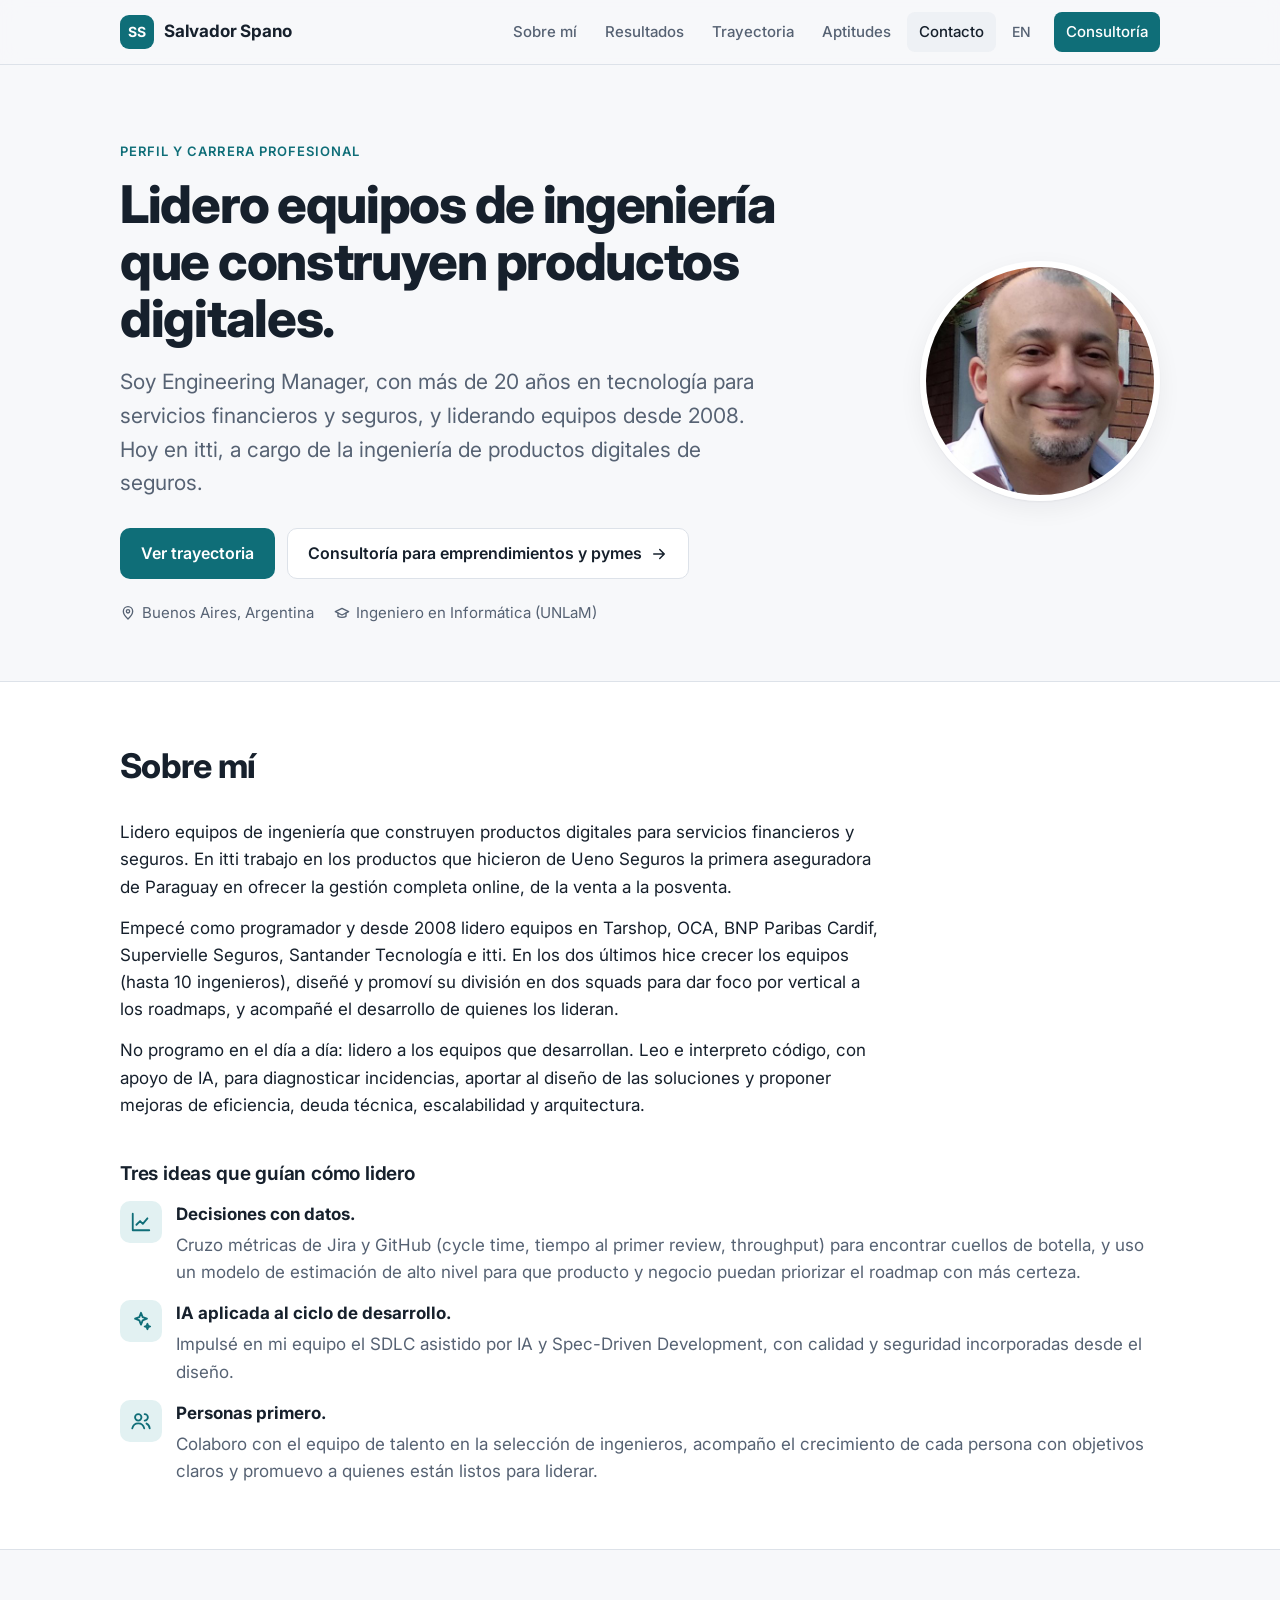
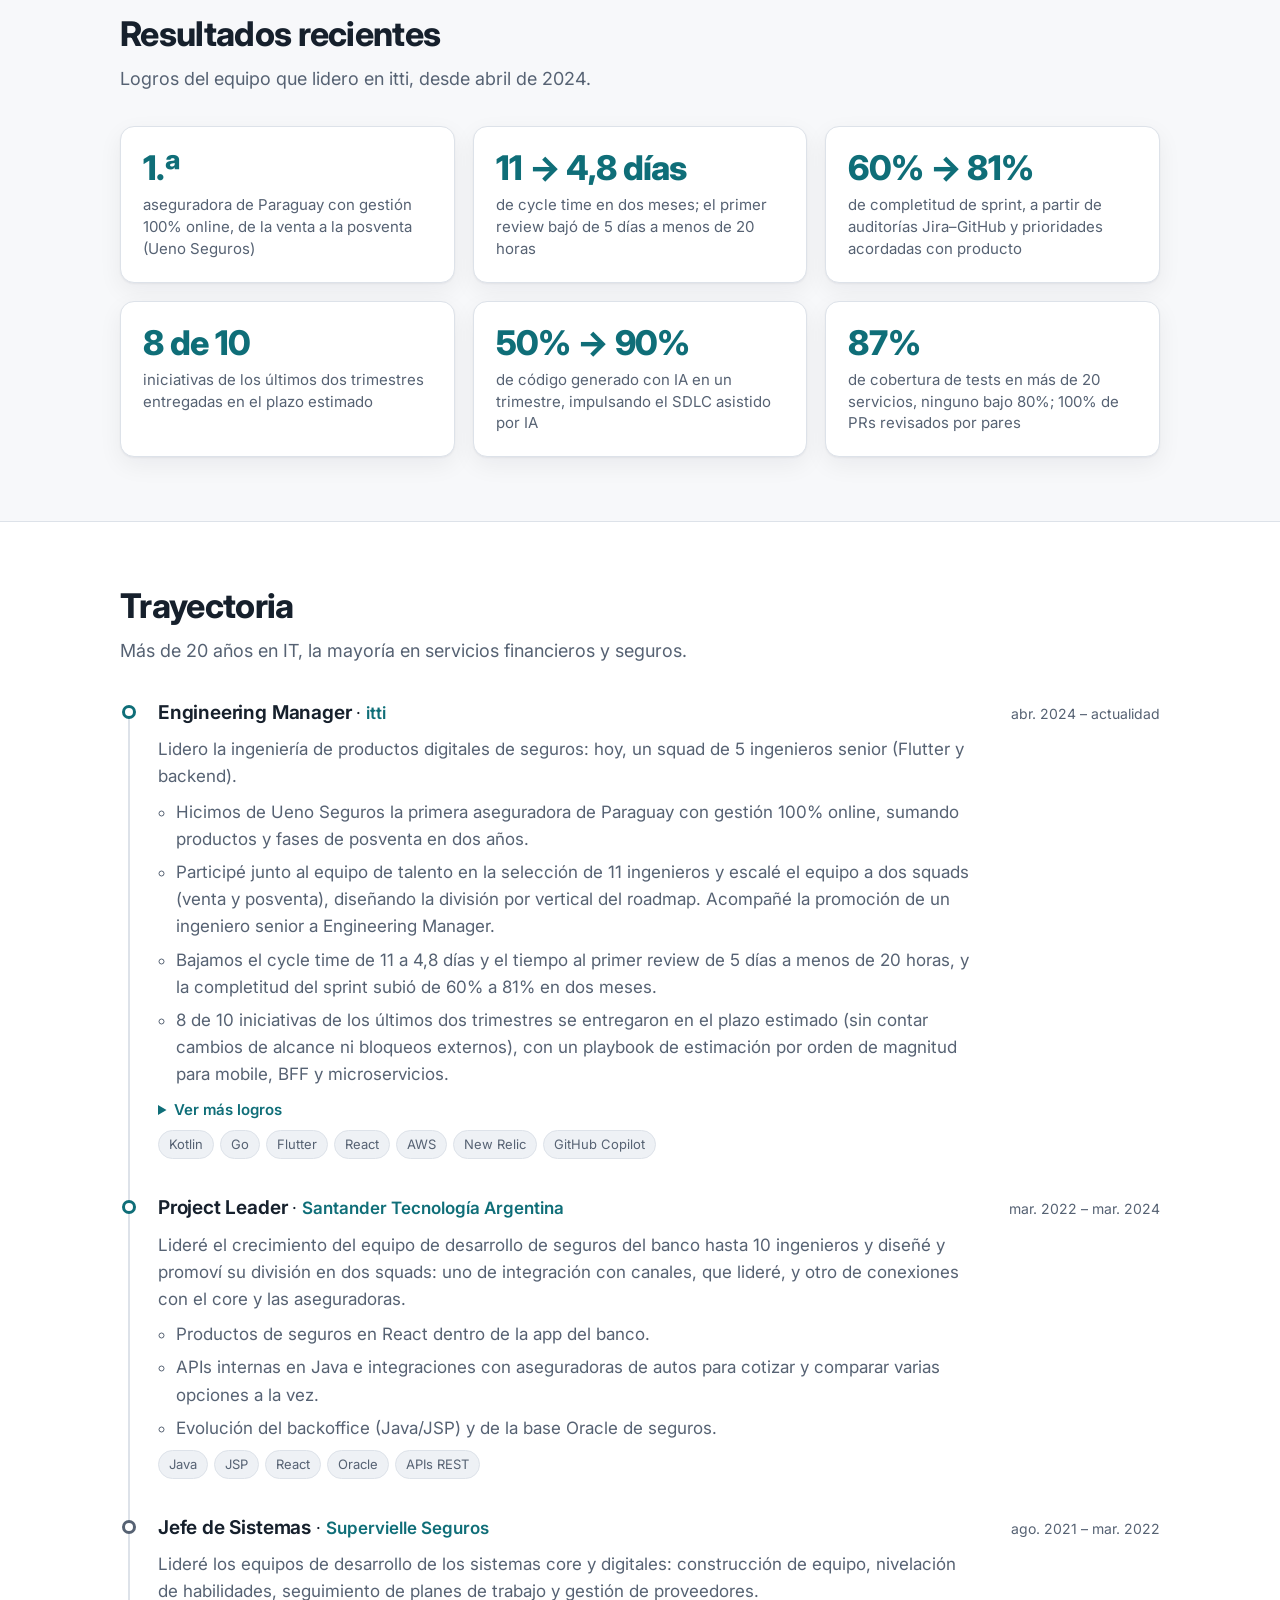
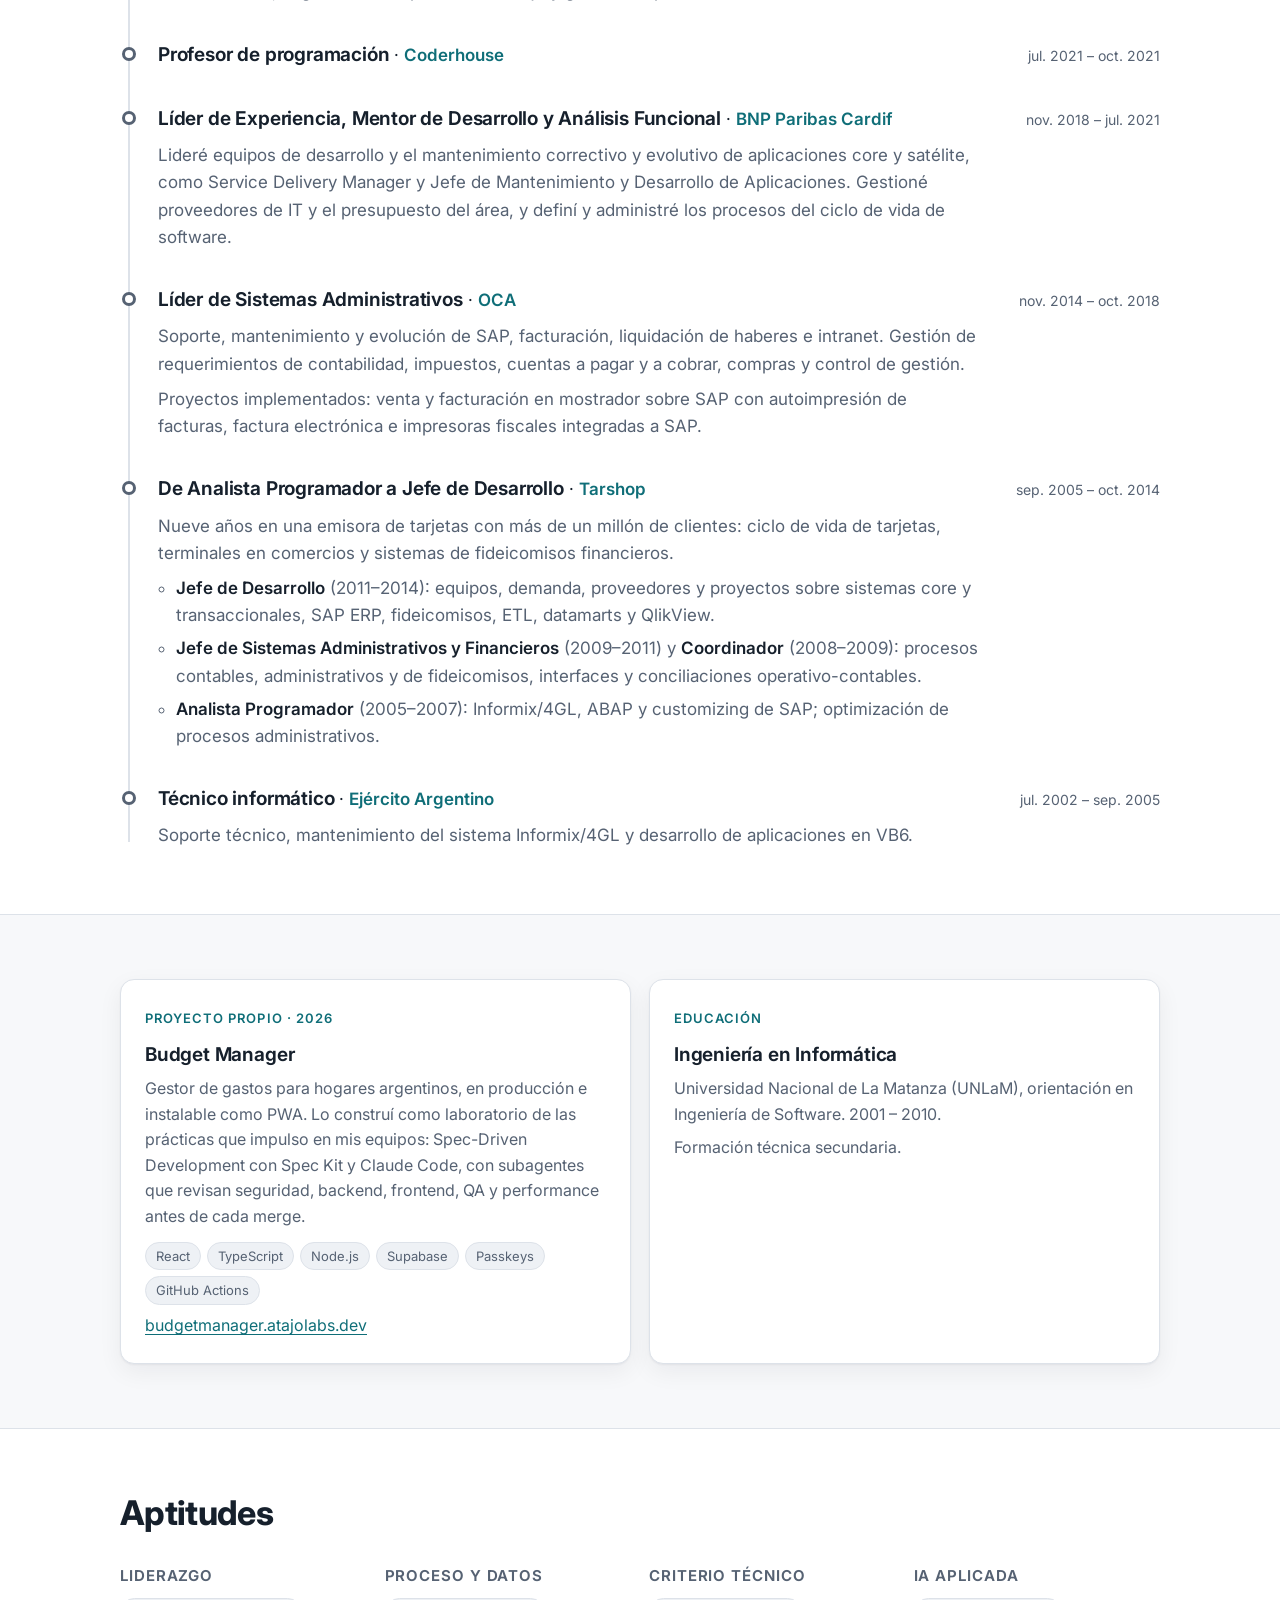
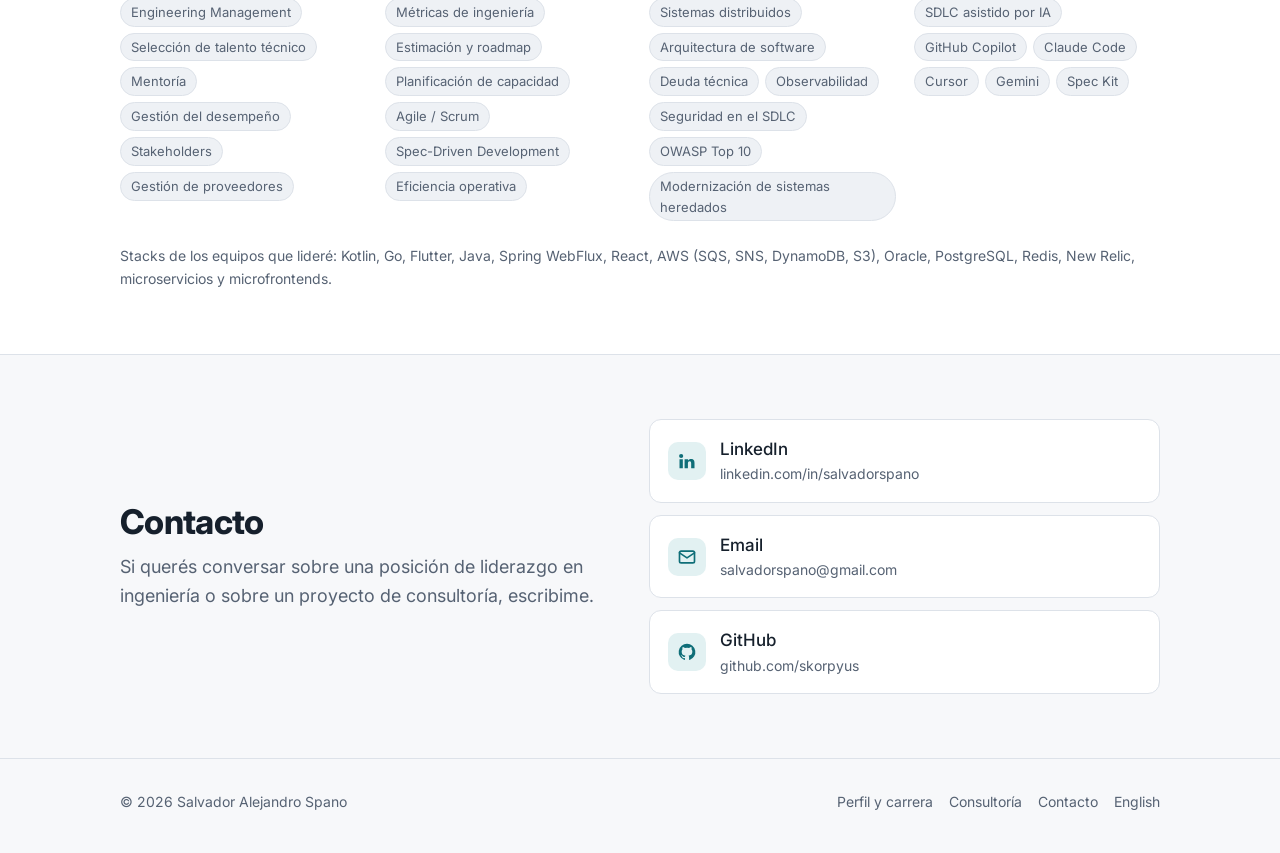
<file: index.html>
<!DOCTYPE html>
<html lang="es">
<head>
  <meta charset="UTF-8">
  <meta name="viewport" content="width=device-width, initial-scale=1">
  <title>Salvador Spano · Engineering Manager</title>
  <meta name="description" content="Salvador Spano, Engineering Manager con más de 20 años en tecnología para servicios financieros y seguros. Liderazgo de equipos, métricas de ingeniería e IA aplicada al desarrollo.">
  <meta property="og:title" content="Salvador Spano · Engineering Manager">
  <meta property="og:description" content="Más de 20 años en tecnología para servicios financieros y seguros. Liderando equipos desde 2008.">
  <meta property="og:type" content="profile">
  <meta property="og:image" content="https://skorpyus.github.io/img/salvador-spano.jpg">
  <link rel="alternate" hreflang="es" href="https://skorpyus.github.io/">
  <link rel="alternate" hreflang="en" href="https://skorpyus.github.io/en/">
  <link rel="icon" href="img/favicon.svg" type="image/svg+xml">
  <link rel="preconnect" href="https://fonts.googleapis.com">
  <link rel="preconnect" href="https://fonts.gstatic.com" crossorigin>
  <link href="https://fonts.googleapis.com/css2?family=Inter:wght@400;500;600;700;800&display=swap" rel="stylesheet">
  <link rel="stylesheet" href="css/site.css">
</head>
<body>
  <a class="skip-link" href="#contenido">Saltar al contenido</a>

  <header class="site-header">
    <div class="container nav">
      <a class="brand" href="index.html"><span class="brand-mark" aria-hidden="true">SS</span>Salvador Spano</a>
      <button class="nav-toggle" aria-expanded="false" aria-controls="menu" aria-label="Abrir menú">
        <svg width="20" height="20" viewBox="0 0 24 24" fill="none" stroke="currentColor" stroke-width="2" stroke-linecap="round"><path d="M4 7h16M4 12h16M4 17h16"/></svg>
      </button>
      <ul class="nav-links" id="menu">
        <li><a href="#sobre-mi">Sobre mí</a></li>
        <li><a href="#resultados">Resultados</a></li>
        <li><a href="#trayectoria">Trayectoria</a></li>
        <li><a href="#aptitudes">Aptitudes</a></li>
        <li><a href="#contacto">Contacto</a></li>
        <li><a class="lang-switch" href="en/index.html" hreflang="en" lang="en" aria-label="English version">EN</a></li>
        <li><a class="nav-cta" href="consultoria.html">Consultoría</a></li>
      </ul>
    </div>
  </header>

  <main id="contenido">
    <!-- Presentación -->
    <section class="hero">
      <div class="container hero-grid">
        <div>
          <span class="eyebrow">Perfil y carrera profesional</span>
          <h1>Lidero equipos de ingeniería que construyen productos digitales.</h1>
          <p class="lead">Soy Engineering Manager, con más de 20 años en tecnología para servicios financieros y seguros, y liderando equipos desde 2008. Hoy en itti, a cargo de la ingeniería de productos digitales de seguros.</p>
          <div class="hero-actions">
            <a class="btn btn-primary" href="#trayectoria">Ver trayectoria</a>
            <a class="btn btn-ghost" href="consultoria.html">Consultoría para emprendimientos y pymes
              <svg width="18" height="18" viewBox="0 0 24 24" fill="none" stroke="currentColor" stroke-width="2" stroke-linecap="round" stroke-linejoin="round" aria-hidden="true"><path d="M5 12h14M13 6l6 6-6 6"/></svg>
            </a>
          </div>
          <div class="hero-meta">
            <span><svg width="16" height="16" viewBox="0 0 24 24" fill="none" stroke="currentColor" stroke-width="2" stroke-linecap="round" stroke-linejoin="round" aria-hidden="true"><path d="M12 21s-7-6.2-7-11.5a7 7 0 0 1 14 0C19 14.8 12 21 12 21z"/><circle cx="12" cy="9.5" r="2.5"/></svg>Buenos Aires, Argentina</span>
            <span><svg width="16" height="16" viewBox="0 0 24 24" fill="none" stroke="currentColor" stroke-width="2" stroke-linecap="round" stroke-linejoin="round" aria-hidden="true"><path d="M22 10 12 5 2 10l10 5 10-5z"/><path d="M6 12v5c3 2 9 2 12 0v-5"/></svg>Ingeniero en Informática (UNLaM)</span>
          </div>
        </div>
        <img class="hero-photo" src="img/salvador-spano.jpg" width="240" height="240" alt="Foto de Salvador Spano">
      </div>
    </section>

    <!-- Sobre mí -->
    <section class="block alt" id="sobre-mi">
      <div class="container">
        <div class="section-head">
          <h2>Sobre mí</h2>
        </div>
        <div class="prose">
          <p>Lidero equipos de ingeniería que construyen productos digitales para servicios financieros y seguros. En itti trabajo en los productos que hicieron de Ueno Seguros la primera aseguradora de Paraguay en ofrecer la gestión completa online, de la venta a la posventa.</p>
          <p>Empecé como programador y desde 2008 lidero equipos en Tarshop, OCA, BNP Paribas Cardif, Supervielle Seguros, Santander Tecnología e itti. En los dos últimos hice crecer los equipos (hasta 10 ingenieros), diseñé y promoví su división en dos squads para dar foco por vertical a los roadmaps, y acompañé el desarrollo de quienes los lideran.</p>
          <p>No programo en el día a día: lidero a los equipos que desarrollan. Leo e interpreto código, con apoyo de IA, para diagnosticar incidencias, aportar al diseño de las soluciones y proponer mejoras de eficiencia, deuda técnica, escalabilidad y arquitectura.</p>
        </div>

        <div class="principles">
          <h3 style="margin-top:14px">Tres ideas que guían cómo lidero</h3>
          <div class="principle">
            <div class="icon" aria-hidden="true"><svg width="22" height="22" viewBox="0 0 24 24" fill="none" stroke="currentColor" stroke-width="2" stroke-linecap="round" stroke-linejoin="round"><path d="M3 3v18h18"/><path d="M7 15l4-4 3 3 5-6"/></svg></div>
            <div><strong>Decisiones con datos.</strong><p>Cruzo métricas de Jira y GitHub (cycle time, tiempo al primer review, throughput) para encontrar cuellos de botella, y uso un modelo de estimación de alto nivel para que producto y negocio puedan priorizar el roadmap con más certeza.</p></div>
          </div>
          <div class="principle">
            <div class="icon" aria-hidden="true"><svg width="22" height="22" viewBox="0 0 24 24" fill="none" stroke="currentColor" stroke-width="2" stroke-linecap="round" stroke-linejoin="round"><path d="M12 3l1.8 4.7L18.5 9.5l-4.7 1.8L12 16l-1.8-4.7L5.5 9.5l4.7-1.8z"/><path d="M19 15l.8 2.2L22 18l-2.2.8L19 21l-.8-2.2L16 18l2.2-.8z"/></svg></div>
            <div><strong>IA aplicada al ciclo de desarrollo.</strong><p>Impulsé en mi equipo el SDLC asistido por IA y Spec-Driven Development, con calidad y seguridad incorporadas desde el diseño.</p></div>
          </div>
          <div class="principle">
            <div class="icon" aria-hidden="true"><svg width="22" height="22" viewBox="0 0 24 24" fill="none" stroke="currentColor" stroke-width="2" stroke-linecap="round" stroke-linejoin="round"><circle cx="9" cy="8" r="3.5"/><path d="M2.5 20c.8-3.5 3.4-5.5 6.5-5.5s5.7 2 6.5 5.5"/><path d="M16 4.5a3.5 3.5 0 0 1 0 7M18 14.8c1.9.7 3.1 2.4 3.5 5.2"/></svg></div>
            <div><strong>Personas primero.</strong><p>Colaboro con el equipo de talento en la selección de ingenieros, acompaño el crecimiento de cada persona con objetivos claros y promuevo a quienes están listos para liderar.</p></div>
          </div>
        </div>
      </div>
    </section>

    <!-- Resultados -->
    <section class="block" id="resultados">
      <div class="container">
        <div class="section-head">
          <h2>Resultados recientes</h2>
          <p>Logros del equipo que lidero en itti, desde abril de 2024.</p>
        </div>
        <div class="grid grid-3">
          <div class="card stat"><div class="stat-value">1.ª</div><div class="stat-label">aseguradora de Paraguay con gestión 100% online, de la venta a la posventa (Ueno Seguros)</div></div>
          <div class="card stat"><div class="stat-value">11 → 4,8 días</div><div class="stat-label">de cycle time en dos meses; el primer review bajó de 5 días a menos de 20 horas</div></div>
          <div class="card stat"><div class="stat-value">60% → 81%</div><div class="stat-label">de completitud de sprint, a partir de auditorías Jira–GitHub y prioridades acordadas con producto</div></div>
          <div class="card stat"><div class="stat-value">8 de 10</div><div class="stat-label">iniciativas de los últimos dos trimestres entregadas en el plazo estimado</div></div>
          <div class="card stat"><div class="stat-value">50% → 90%</div><div class="stat-label">de código generado con IA en un trimestre, impulsando el SDLC asistido por IA</div></div>
          <div class="card stat"><div class="stat-value">87%</div><div class="stat-label">de cobertura de tests en más de 20 servicios, ninguno bajo 80%; 100% de PRs revisados por pares</div></div>
        </div>
      </div>
    </section>

    <!-- Trayectoria -->
    <section class="block alt" id="trayectoria">
      <div class="container">
        <div class="section-head">
          <h2>Trayectoria</h2>
          <p>Más de 20 años en IT, la mayoría en servicios financieros y seguros.</p>
        </div>

        <ol class="timeline">
          <li class="tl-item">
            <div class="tl-head">
              <div><span class="tl-role">Engineering Manager</span> · <span class="tl-org">itti</span></div>
              <span class="tl-date">abr. 2024 – actualidad</span>
            </div>
            <div class="tl-body">
              <p>Lidero la ingeniería de productos digitales de seguros: hoy, un squad de 5 ingenieros senior (Flutter y backend).</p>
              <ul>
                <li>Hicimos de Ueno Seguros la primera aseguradora de Paraguay con gestión 100% online, sumando productos y fases de posventa en dos años.</li>
                <li>Participé junto al equipo de talento en la selección de 11 ingenieros y escalé el equipo a dos squads (venta y posventa), diseñando la división por vertical del roadmap. Acompañé la promoción de un ingeniero senior a Engineering Manager.</li>
                <li>Bajamos el cycle time de 11 a 4,8 días y el tiempo al primer review de 5 días a menos de 20 horas, y la completitud del sprint subió de 60% a 81% en dos meses.</li>
                <li>8 de 10 iniciativas de los últimos dos trimestres se entregaron en el plazo estimado (sin contar cambios de alcance ni bloqueos externos), con un playbook de estimación por orden de magnitud para mobile, BFF y microservicios.</li>
              </ul>
              <details class="more">
                <summary>Ver más logros</summary>
                <ul>
                  <li>Impulsé el SDLC asistido por IA y Spec-Driven Development: el código generado con IA pasó de 50% a 90% en un trimestre.</li>
                  <li>87% de cobertura de tests en más de 20 servicios (ninguno bajo 80%) y 100% de PRs revisados por pares, con análisis de dependencias, de vulnerabilidades y OWASP Top 10 desde el diseño.</li>
                  <li>100% de los servicios con alertas en New Relic y telemetría enriquecida: en 2026, solo 3 incidentes de criticidad alta en más de 20 servicios.</li>
                  <li>Animé a dos ingenieros sin experiencia en IA a sumarse a un piloto real; fueron elegidos champions de IA y presentaron ante más de 200 personas. Los acompañé con feedback y preparación.</li>
                </ul>
              </details>
              <ul class="tags">
                <li class="tag">Kotlin</li><li class="tag">Go</li><li class="tag">Flutter</li><li class="tag">React</li><li class="tag">AWS</li><li class="tag">New Relic</li><li class="tag">GitHub Copilot</li>
              </ul>
            </div>
          </li>

          <li class="tl-item">
            <div class="tl-head">
              <div><span class="tl-role">Project Leader</span> · <span class="tl-org">Santander Tecnología Argentina</span></div>
              <span class="tl-date">mar. 2022 – mar. 2024</span>
            </div>
            <div class="tl-body">
              <p>Lideré el crecimiento del equipo de desarrollo de seguros del banco hasta 10 ingenieros y diseñé y promoví su división en dos squads: uno de integración con canales, que lideré, y otro de conexiones con el core y las aseguradoras.</p>
              <ul>
                <li>Productos de seguros en React dentro de la app del banco.</li>
                <li>APIs internas en Java e integraciones con aseguradoras de autos para cotizar y comparar varias opciones a la vez.</li>
                <li>Evolución del backoffice (Java/JSP) y de la base Oracle de seguros.</li>
              </ul>
              <ul class="tags"><li class="tag">Java</li><li class="tag">JSP</li><li class="tag">React</li><li class="tag">Oracle</li><li class="tag">APIs REST</li></ul>
            </div>
          </li>

          <li class="tl-item past">
            <div class="tl-head">
              <div><span class="tl-role">Jefe de Sistemas</span> · <span class="tl-org">Supervielle Seguros</span></div>
              <span class="tl-date">ago. 2021 – mar. 2022</span>
            </div>
            <div class="tl-body"><p>Lideré los equipos de desarrollo de los sistemas core y digitales: construcción de equipo, nivelación de habilidades, seguimiento de planes de trabajo y gestión de proveedores.</p></div>
          </li>

          <li class="tl-item past">
            <div class="tl-head">
              <div><span class="tl-role">Profesor de programación</span> · <span class="tl-org">Coderhouse</span></div>
              <span class="tl-date">jul. 2021 – oct. 2021</span>
            </div>
          </li>

          <li class="tl-item past">
            <div class="tl-head">
              <div><span class="tl-role">Líder de Experiencia, Mentor de Desarrollo y Análisis Funcional</span> · <span class="tl-org">BNP Paribas Cardif</span></div>
              <span class="tl-date">nov. 2018 – jul. 2021</span>
            </div>
            <div class="tl-body"><p>Lideré equipos de desarrollo y el mantenimiento correctivo y evolutivo de aplicaciones core y satélite, como Service Delivery Manager y Jefe de Mantenimiento y Desarrollo de Aplicaciones. Gestioné proveedores de IT y el presupuesto del área, y definí y administré los procesos del ciclo de vida de software.</p></div>
          </li>

          <li class="tl-item past">
            <div class="tl-head">
              <div><span class="tl-role">Líder de Sistemas Administrativos</span> · <span class="tl-org">OCA</span></div>
              <span class="tl-date">nov. 2014 – oct. 2018</span>
            </div>
            <div class="tl-body">
              <p>Soporte, mantenimiento y evolución de SAP, facturación, liquidación de haberes e intranet. Gestión de requerimientos de contabilidad, impuestos, cuentas a pagar y a cobrar, compras y control de gestión.</p>
              <p style="margin-top:8px">Proyectos implementados: venta y facturación en mostrador sobre SAP con autoimpresión de facturas, factura electrónica e impresoras fiscales integradas a SAP.</p>
            </div>
          </li>

          <li class="tl-item past">
            <div class="tl-head">
              <div><span class="tl-role">De Analista Programador a Jefe de Desarrollo</span> · <span class="tl-org">Tarshop</span></div>
              <span class="tl-date">sep. 2005 – oct. 2014</span>
            </div>
            <div class="tl-body">
              <p>Nueve años en una emisora de tarjetas con más de un millón de clientes: ciclo de vida de tarjetas, terminales en comercios y sistemas de fideicomisos financieros.</p>
              <ul>
                <li><strong>Jefe de Desarrollo</strong> (2011–2014): equipos, demanda, proveedores y proyectos sobre sistemas core y transaccionales, SAP ERP, fideicomisos, ETL, datamarts y QlikView.</li>
                <li><strong>Jefe de Sistemas Administrativos y Financieros</strong> (2009–2011) y <strong>Coordinador</strong> (2008–2009): procesos contables, administrativos y de fideicomisos, interfaces y conciliaciones operativo-contables.</li>
                <li><strong>Analista Programador</strong> (2005–2007): Informix/4GL, ABAP y customizing de SAP; optimización de procesos administrativos.</li>
              </ul>
            </div>
          </li>

          <li class="tl-item past">
            <div class="tl-head">
              <div><span class="tl-role">Técnico informático</span> · <span class="tl-org">Ejército Argentino</span></div>
              <span class="tl-date">jul. 2002 – sep. 2005</span>
            </div>
            <div class="tl-body"><p>Soporte técnico, mantenimiento del sistema Informix/4GL y desarrollo de aplicaciones en VB6.</p></div>
          </li>
        </ol>
      </div>
    </section>

    <!-- Proyecto y educación -->
    <section class="block" id="proyectos">
      <div class="container">
        <div class="grid grid-2">
          <div class="card">
            <span class="eyebrow">Proyecto propio · 2026</span>
            <h3>Budget Manager</h3>
            <p>Gestor de gastos para hogares argentinos, en producción e instalable como PWA. Lo construí como laboratorio de las prácticas que impulso en mis equipos: Spec-Driven Development con Spec Kit y Claude Code, con subagentes que revisan seguridad, backend, frontend, QA y performance antes de cada merge.</p>
            <ul class="tags">
              <li class="tag">React</li><li class="tag">TypeScript</li><li class="tag">Node.js</li><li class="tag">Supabase</li><li class="tag">Passkeys</li><li class="tag">GitHub Actions</li>
            </ul>
            <p><a href="https://budgetmanager.atajolabs.dev/" target="_blank" rel="noopener">budgetmanager.atajolabs.dev</a></p>
          </div>
          <div class="card">
            <span class="eyebrow">Educación</span>
            <h3>Ingeniería en Informática</h3>
            <p>Universidad Nacional de La Matanza (UNLaM), orientación en Ingeniería de Software. 2001 – 2010.</p>
            <p>Formación técnica secundaria.</p>
          </div>
        </div>
      </div>
    </section>

    <!-- Aptitudes -->
    <section class="block alt" id="aptitudes">
      <div class="container">
        <div class="section-head">
          <h2>Aptitudes</h2>
        </div>
        <div class="grid grid-4">
          <div class="skill-group">
            <h3>Liderazgo</h3>
            <ul class="tags">
              <li class="tag">Engineering Management</li><li class="tag">Selección de talento técnico</li><li class="tag">Mentoría</li><li class="tag">Gestión del desempeño</li><li class="tag">Stakeholders</li><li class="tag">Gestión de proveedores</li>
            </ul>
          </div>
          <div class="skill-group">
            <h3>Proceso y datos</h3>
            <ul class="tags">
              <li class="tag">Métricas de ingeniería</li><li class="tag">Estimación y roadmap</li><li class="tag">Planificación de capacidad</li><li class="tag">Agile / Scrum</li><li class="tag">Spec-Driven Development</li><li class="tag">Eficiencia operativa</li>
            </ul>
          </div>
          <div class="skill-group">
            <h3>Criterio técnico</h3>
            <ul class="tags">
              <li class="tag">Sistemas distribuidos</li><li class="tag">Arquitectura de software</li><li class="tag">Deuda técnica</li><li class="tag">Observabilidad</li><li class="tag">Seguridad en el SDLC</li><li class="tag">OWASP Top 10</li><li class="tag">Modernización de sistemas heredados</li>
            </ul>
          </div>
          <div class="skill-group">
            <h3>IA aplicada</h3>
            <ul class="tags">
              <li class="tag">SDLC asistido por IA</li><li class="tag">GitHub Copilot</li><li class="tag">Claude Code</li><li class="tag">Cursor</li><li class="tag">Gemini</li><li class="tag">Spec Kit</li>
            </ul>
          </div>
        </div>
        <p class="muted small" style="margin-top:24px">Stacks de los equipos que lideré: Kotlin, Go, Flutter, Java, Spring WebFlux, React, AWS (SQS, SNS, DynamoDB, S3), Oracle, PostgreSQL, Redis, New Relic, microservicios y microfrontends.</p>
      </div>
    </section>

    <!-- Contacto -->
    <section class="block" id="contacto">
      <div class="container">
        <div class="grid grid-2" style="align-items:center">
          <div class="section-head" style="margin:0">
            <h2>Contacto</h2>
            <p>Si querés conversar sobre una posición de liderazgo en ingeniería o sobre un proyecto de consultoría, escribime.</p>
          </div>
          <ul class="contact-list">
            <li><a href="https://www.linkedin.com/in/salvadorspano/" target="_blank" rel="noopener">
              <span class="icon" aria-hidden="true"><svg width="20" height="20" viewBox="0 0 24 24" fill="currentColor"><path d="M4.98 3.5a2.5 2.5 0 1 1 0 5 2.5 2.5 0 0 1 0-5zM3 9.75h4v11H3v-11zm6.5 0h3.8v1.5h.06c.53-1 1.83-1.75 3.4-1.75 3.6 0 4.24 2.2 4.24 5.1v6.15h-4v-5.45c0-1.3-.03-2.97-1.8-2.97-1.82 0-2.1 1.42-2.1 2.88v5.54h-4v-11z"/></svg></span>
              <span>LinkedIn<small>linkedin.com/in/salvadorspano</small></span></a></li>
            <li><a href="mailto:salvadorspano@gmail.com">
              <span class="icon" aria-hidden="true"><svg width="20" height="20" viewBox="0 0 24 24" fill="none" stroke="currentColor" stroke-width="2" stroke-linecap="round" stroke-linejoin="round"><rect x="3" y="5" width="18" height="14" rx="2"/><path d="m3 7 9 6 9-6"/></svg></span>
              <span>Email<small>salvadorspano@gmail.com</small></span></a></li>
            <li><a href="https://github.com/skorpyus" target="_blank" rel="noopener">
              <span class="icon" aria-hidden="true"><svg width="20" height="20" viewBox="0 0 24 24" fill="currentColor"><path d="M12 2a10 10 0 0 0-3.16 19.49c.5.09.68-.22.68-.48v-1.7c-2.78.6-3.37-1.34-3.37-1.34-.45-1.16-1.11-1.47-1.11-1.47-.91-.62.07-.6.07-.6 1 .07 1.53 1.03 1.53 1.03.9 1.52 2.34 1.08 2.91.83.09-.65.35-1.08.63-1.33-2.22-.25-4.55-1.11-4.55-4.94 0-1.09.39-1.98 1.03-2.68-.1-.25-.45-1.27.1-2.64 0 0 .84-.27 2.75 1.02a9.6 9.6 0 0 1 5 0c1.91-1.29 2.75-1.02 2.75-1.02.55 1.37.2 2.39.1 2.64.64.7 1.03 1.59 1.03 2.68 0 3.84-2.34 4.68-4.57 4.93.36.31.68.92.68 1.85v2.74c0 .27.18.58.69.48A10 10 0 0 0 12 2z"/></svg></span>
              <span>GitHub<small>github.com/skorpyus</small></span></a></li>
          </ul>
        </div>
      </div>
    </section>
  </main>

  <footer class="site-footer">
    <div class="container footer-row">
      <span>© 2026 Salvador Alejandro Spano</span>
      <nav aria-label="Pie de página">
        <a href="index.html">Perfil y carrera</a>
        <a href="consultoria.html">Consultoría</a>
        <a href="#contacto">Contacto</a>
        <a href="en/index.html" hreflang="en" lang="en">English</a>
      </nav>
    </div>
  </footer>

  <script src="js/site.js"></script>
</body>
</html>
</file>
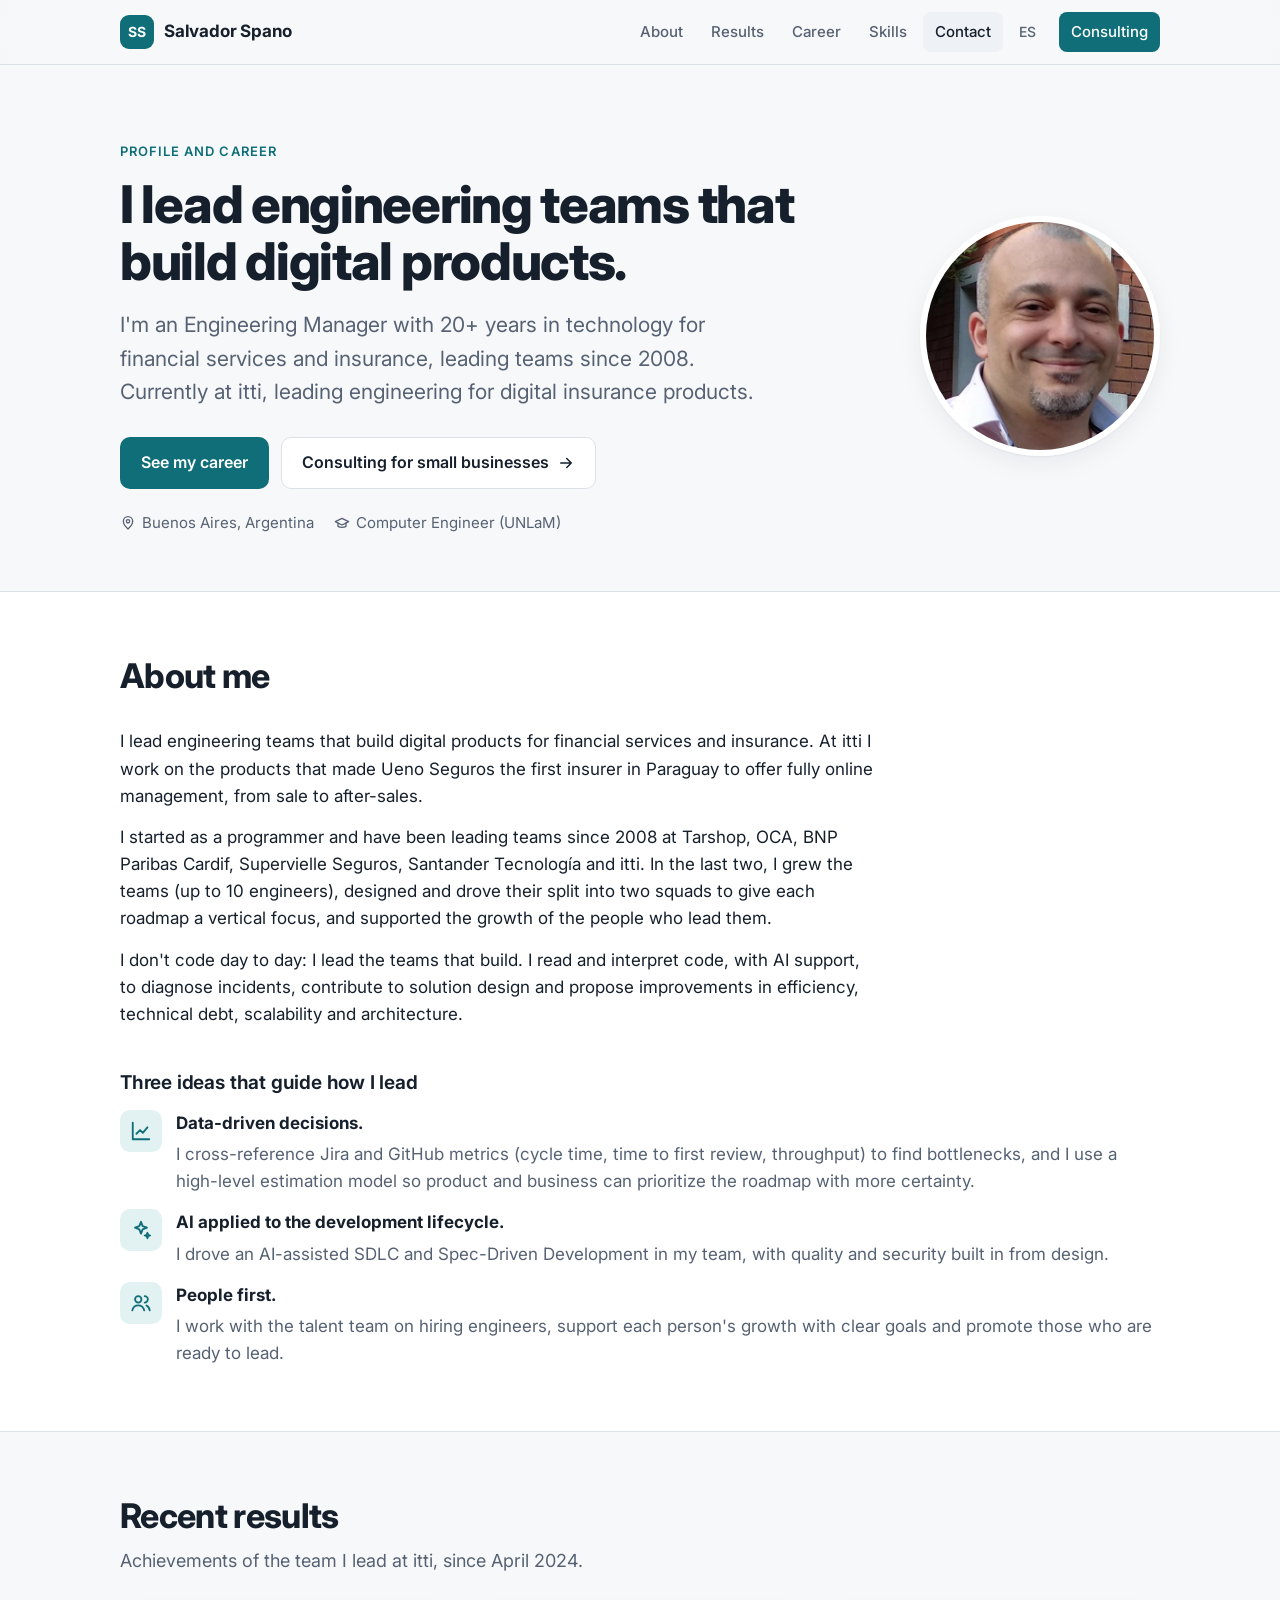
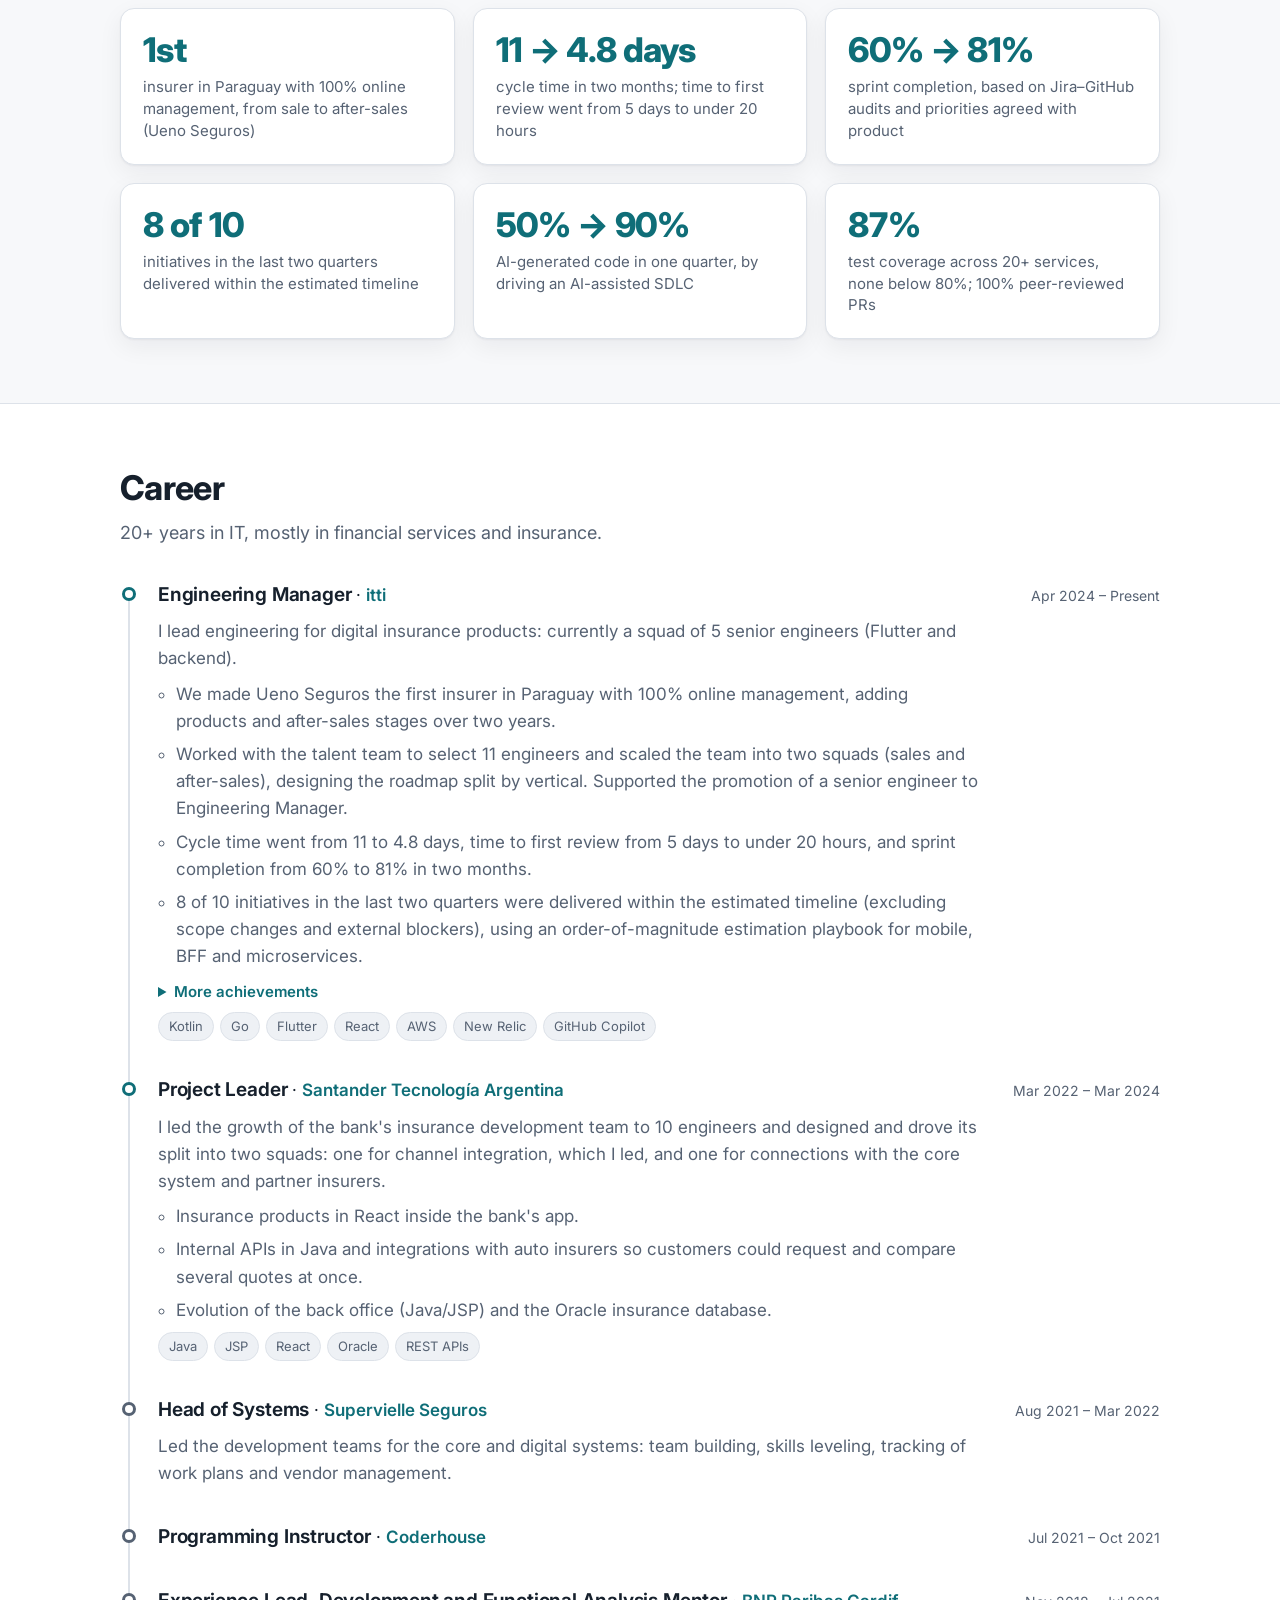
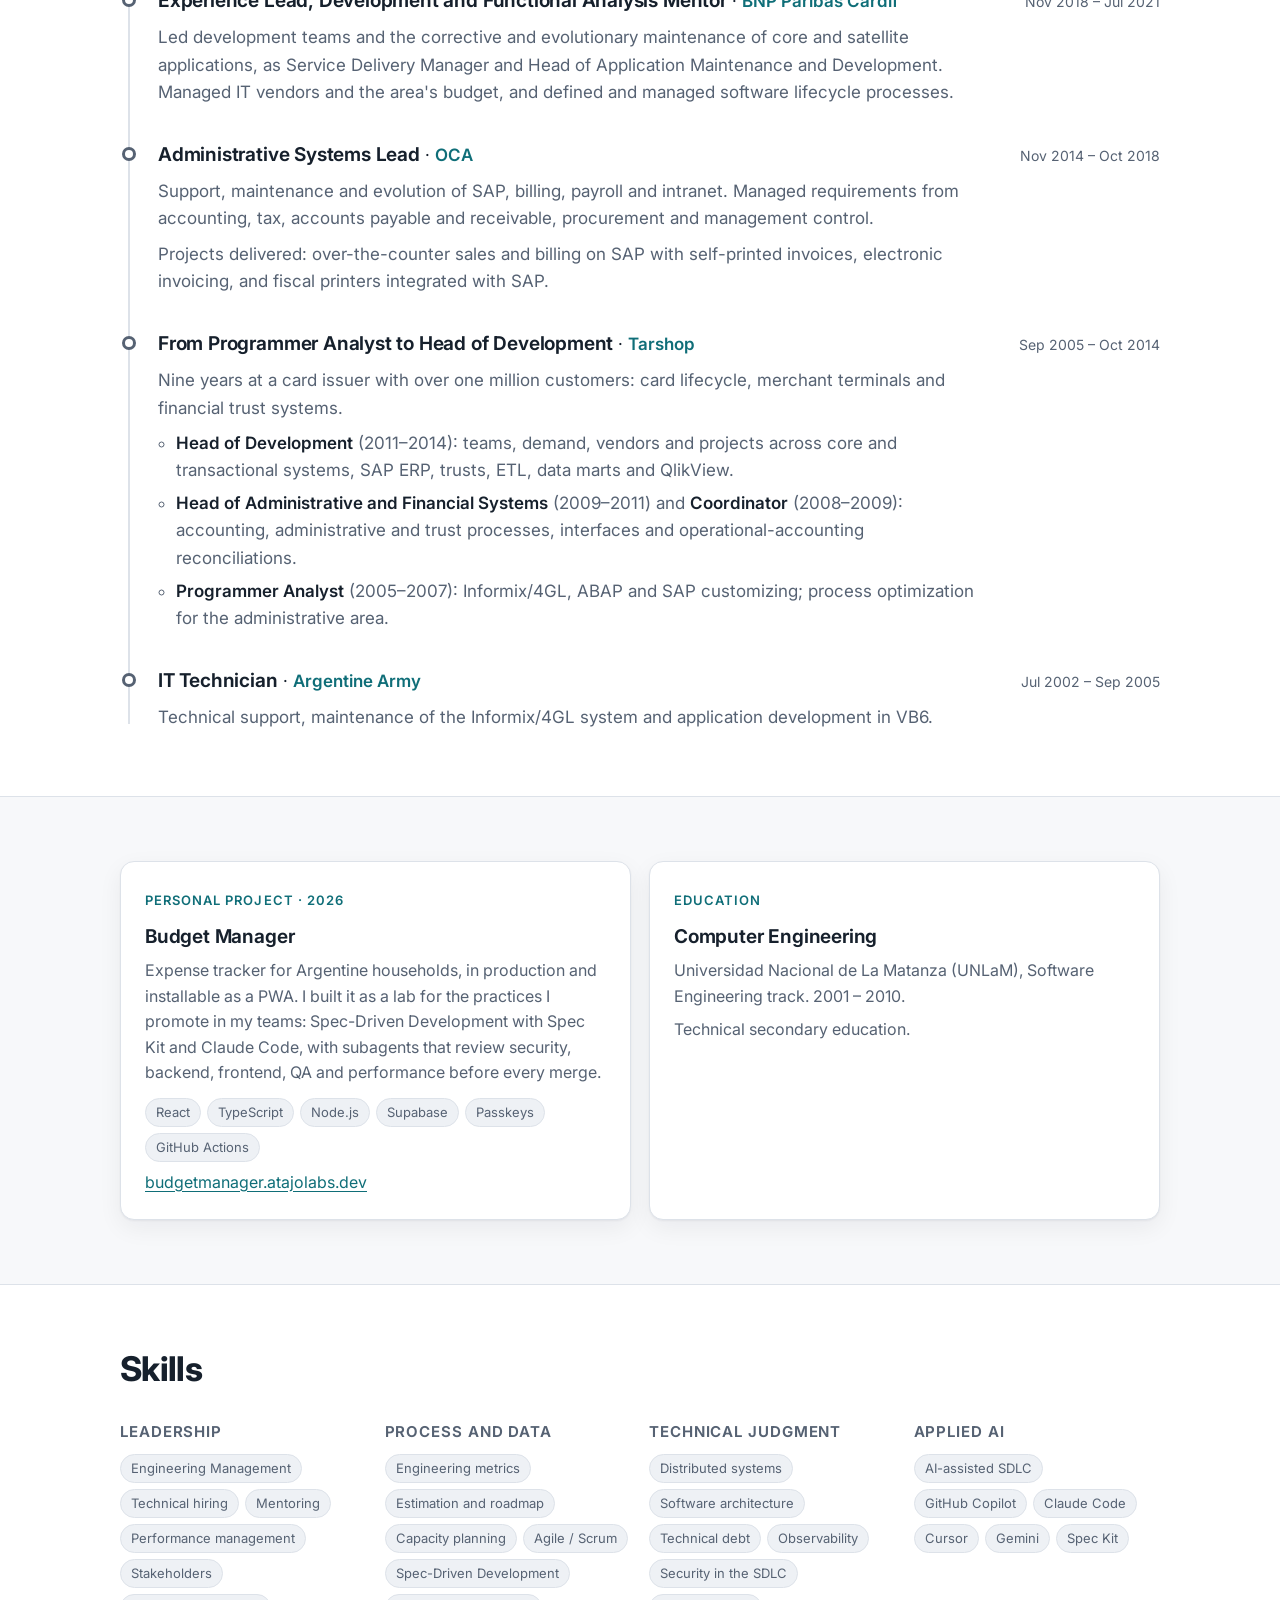
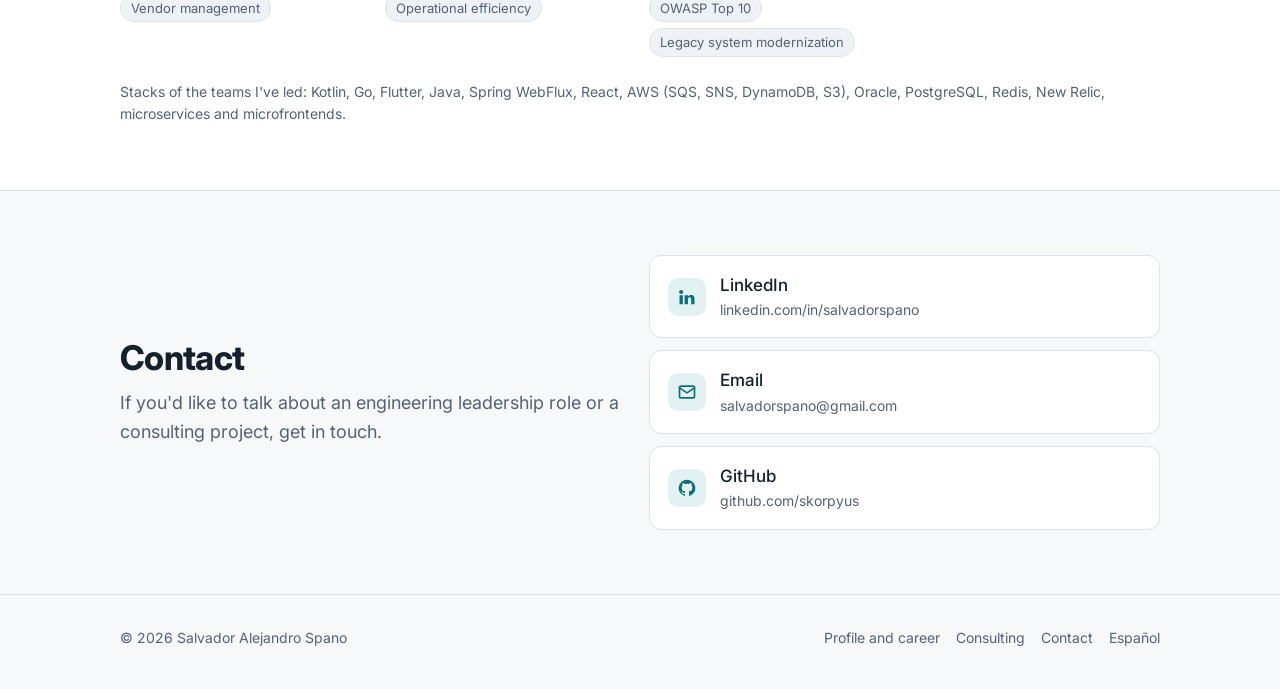
<file: en/index.html>
<!DOCTYPE html>
<html lang="en">
<head>
  <meta charset="UTF-8">
  <meta name="viewport" content="width=device-width, initial-scale=1">
  <title>Salvador Spano · Engineering Manager</title>
  <meta name="description" content="Salvador Spano, Engineering Manager with 20+ years in technology for financial services and insurance. Team leadership, engineering metrics and AI applied to software development.">
  <meta property="og:title" content="Salvador Spano · Engineering Manager">
  <meta property="og:description" content="20+ years in technology for financial services and insurance. Leading teams since 2008.">
  <meta property="og:type" content="profile">
  <meta property="og:image" content="https://skorpyus.github.io/img/salvador-spano.jpg">
  <link rel="alternate" hreflang="es" href="https://skorpyus.github.io/">
  <link rel="alternate" hreflang="en" href="https://skorpyus.github.io/en/">
  <link rel="icon" href="../img/favicon.svg" type="image/svg+xml">
  <link rel="preconnect" href="https://fonts.googleapis.com">
  <link rel="preconnect" href="https://fonts.gstatic.com" crossorigin>
  <link href="https://fonts.googleapis.com/css2?family=Inter:wght@400;500;600;700;800&display=swap" rel="stylesheet">
  <link rel="stylesheet" href="../css/site.css">
</head>
<body>
  <a class="skip-link" href="#content">Skip to content</a>

  <header class="site-header">
    <div class="container nav">
      <a class="brand" href="index.html"><span class="brand-mark" aria-hidden="true">SS</span>Salvador Spano</a>
      <button class="nav-toggle" aria-expanded="false" aria-controls="menu" aria-label="Open menu">
        <svg width="20" height="20" viewBox="0 0 24 24" fill="none" stroke="currentColor" stroke-width="2" stroke-linecap="round"><path d="M4 7h16M4 12h16M4 17h16"/></svg>
      </button>
      <ul class="nav-links" id="menu">
        <li><a href="#about">About</a></li>
        <li><a href="#results">Results</a></li>
        <li><a href="#career">Career</a></li>
        <li><a href="#skills">Skills</a></li>
        <li><a href="#contact">Contact</a></li>
        <li><a class="lang-switch" href="../index.html" hreflang="es" lang="es" aria-label="Versión en español">ES</a></li>
        <li><a class="nav-cta" href="consultoria.html">Consulting</a></li>
      </ul>
    </div>
  </header>

  <main id="content">
    <section class="hero">
      <div class="container hero-grid">
        <div>
          <span class="eyebrow">Profile and career</span>
          <h1>I lead engineering teams that build digital products.</h1>
          <p class="lead">I'm an Engineering Manager with 20+ years in technology for financial services and insurance, leading teams since 2008. Currently at itti, leading engineering for digital insurance products.</p>
          <div class="hero-actions">
            <a class="btn btn-primary" href="#career">See my career</a>
            <a class="btn btn-ghost" href="consultoria.html">Consulting for small businesses
              <svg width="18" height="18" viewBox="0 0 24 24" fill="none" stroke="currentColor" stroke-width="2" stroke-linecap="round" stroke-linejoin="round" aria-hidden="true"><path d="M5 12h14M13 6l6 6-6 6"/></svg>
            </a>
          </div>
          <div class="hero-meta">
            <span><svg width="16" height="16" viewBox="0 0 24 24" fill="none" stroke="currentColor" stroke-width="2" stroke-linecap="round" stroke-linejoin="round" aria-hidden="true"><path d="M12 21s-7-6.2-7-11.5a7 7 0 0 1 14 0C19 14.8 12 21 12 21z"/><circle cx="12" cy="9.5" r="2.5"/></svg>Buenos Aires, Argentina</span>
            <span><svg width="16" height="16" viewBox="0 0 24 24" fill="none" stroke="currentColor" stroke-width="2" stroke-linecap="round" stroke-linejoin="round" aria-hidden="true"><path d="M22 10 12 5 2 10l10 5 10-5z"/><path d="M6 12v5c3 2 9 2 12 0v-5"/></svg>Computer Engineer (UNLaM)</span>
          </div>
        </div>
        <img class="hero-photo" src="../img/salvador-spano.jpg" width="240" height="240" alt="Photo of Salvador Spano">
      </div>
    </section>

    <section class="block alt" id="about">
      <div class="container">
        <div class="section-head"><h2>About me</h2></div>
        <div class="prose">
          <p>I lead engineering teams that build digital products for financial services and insurance. At itti I work on the products that made Ueno Seguros the first insurer in Paraguay to offer fully online management, from sale to after-sales.</p>
          <p>I started as a programmer and have been leading teams since 2008 at Tarshop, OCA, BNP Paribas Cardif, Supervielle Seguros, Santander Tecnología and itti. In the last two, I grew the teams (up to 10 engineers), designed and drove their split into two squads to give each roadmap a vertical focus, and supported the growth of the people who lead them.</p>
          <p>I don't code day to day: I lead the teams that build. I read and interpret code, with AI support, to diagnose incidents, contribute to solution design and propose improvements in efficiency, technical debt, scalability and architecture.</p>
        </div>

        <div class="principles">
          <h3 style="margin-top:14px">Three ideas that guide how I lead</h3>
          <div class="principle">
            <div class="icon" aria-hidden="true"><svg width="22" height="22" viewBox="0 0 24 24" fill="none" stroke="currentColor" stroke-width="2" stroke-linecap="round" stroke-linejoin="round"><path d="M3 3v18h18"/><path d="M7 15l4-4 3 3 5-6"/></svg></div>
            <div><strong>Data-driven decisions.</strong><p>I cross-reference Jira and GitHub metrics (cycle time, time to first review, throughput) to find bottlenecks, and I use a high-level estimation model so product and business can prioritize the roadmap with more certainty.</p></div>
          </div>
          <div class="principle">
            <div class="icon" aria-hidden="true"><svg width="22" height="22" viewBox="0 0 24 24" fill="none" stroke="currentColor" stroke-width="2" stroke-linecap="round" stroke-linejoin="round"><path d="M12 3l1.8 4.7L18.5 9.5l-4.7 1.8L12 16l-1.8-4.7L5.5 9.5l4.7-1.8z"/><path d="M19 15l.8 2.2L22 18l-2.2.8L19 21l-.8-2.2L16 18l2.2-.8z"/></svg></div>
            <div><strong>AI applied to the development lifecycle.</strong><p>I drove an AI-assisted SDLC and Spec-Driven Development in my team, with quality and security built in from design.</p></div>
          </div>
          <div class="principle">
            <div class="icon" aria-hidden="true"><svg width="22" height="22" viewBox="0 0 24 24" fill="none" stroke="currentColor" stroke-width="2" stroke-linecap="round" stroke-linejoin="round"><circle cx="9" cy="8" r="3.5"/><path d="M2.5 20c.8-3.5 3.4-5.5 6.5-5.5s5.7 2 6.5 5.5"/><path d="M16 4.5a3.5 3.5 0 0 1 0 7M18 14.8c1.9.7 3.1 2.4 3.5 5.2"/></svg></div>
            <div><strong>People first.</strong><p>I work with the talent team on hiring engineers, support each person's growth with clear goals and promote those who are ready to lead.</p></div>
          </div>
        </div>
      </div>
    </section>

    <section class="block" id="results">
      <div class="container">
        <div class="section-head">
          <h2>Recent results</h2>
          <p>Achievements of the team I lead at itti, since April 2024.</p>
        </div>
        <div class="grid grid-3">
          <div class="card stat"><div class="stat-value">1st</div><div class="stat-label">insurer in Paraguay with 100% online management, from sale to after-sales (Ueno Seguros)</div></div>
          <div class="card stat"><div class="stat-value">11 → 4.8 days</div><div class="stat-label">cycle time in two months; time to first review went from 5 days to under 20 hours</div></div>
          <div class="card stat"><div class="stat-value">60% → 81%</div><div class="stat-label">sprint completion, based on Jira–GitHub audits and priorities agreed with product</div></div>
          <div class="card stat"><div class="stat-value">8 of 10</div><div class="stat-label">initiatives in the last two quarters delivered within the estimated timeline</div></div>
          <div class="card stat"><div class="stat-value">50% → 90%</div><div class="stat-label">AI-generated code in one quarter, by driving an AI-assisted SDLC</div></div>
          <div class="card stat"><div class="stat-value">87%</div><div class="stat-label">test coverage across 20+ services, none below 80%; 100% peer-reviewed PRs</div></div>
        </div>
      </div>
    </section>

    <section class="block alt" id="career">
      <div class="container">
        <div class="section-head">
          <h2>Career</h2>
          <p>20+ years in IT, mostly in financial services and insurance.</p>
        </div>

        <ol class="timeline">
          <li class="tl-item">
            <div class="tl-head">
              <div><span class="tl-role">Engineering Manager</span> · <span class="tl-org">itti</span></div>
              <span class="tl-date">Apr 2024 – Present</span>
            </div>
            <div class="tl-body">
              <p>I lead engineering for digital insurance products: currently a squad of 5 senior engineers (Flutter and backend).</p>
              <ul>
                <li>We made Ueno Seguros the first insurer in Paraguay with 100% online management, adding products and after-sales stages over two years.</li>
                <li>Worked with the talent team to select 11 engineers and scaled the team into two squads (sales and after-sales), designing the roadmap split by vertical. Supported the promotion of a senior engineer to Engineering Manager.</li>
                <li>Cycle time went from 11 to 4.8 days, time to first review from 5 days to under 20 hours, and sprint completion from 60% to 81% in two months.</li>
                <li>8 of 10 initiatives in the last two quarters were delivered within the estimated timeline (excluding scope changes and external blockers), using an order-of-magnitude estimation playbook for mobile, BFF and microservices.</li>
              </ul>
              <details class="more">
                <summary>More achievements</summary>
                <ul>
                  <li>Drove an AI-assisted SDLC and Spec-Driven Development: AI-generated code went from 50% to 90% in one quarter.</li>
                  <li>87% test coverage across 20+ services (none below 80%) and 100% peer-reviewed PRs, with dependency analysis, vulnerability scanning and OWASP Top 10 from design.</li>
                  <li>100% of services covered by New Relic alerts and enriched telemetry: in 2026, only 3 high-severity incidents across 20+ services.</li>
                  <li>Encouraged two engineers with no AI experience to join a real pilot; they were chosen as AI champions and presented to 200+ people. I supported them with feedback and preparation.</li>
                </ul>
              </details>
              <ul class="tags">
                <li class="tag">Kotlin</li><li class="tag">Go</li><li class="tag">Flutter</li><li class="tag">React</li><li class="tag">AWS</li><li class="tag">New Relic</li><li class="tag">GitHub Copilot</li>
              </ul>
            </div>
          </li>

          <li class="tl-item">
            <div class="tl-head">
              <div><span class="tl-role">Project Leader</span> · <span class="tl-org">Santander Tecnología Argentina</span></div>
              <span class="tl-date">Mar 2022 – Mar 2024</span>
            </div>
            <div class="tl-body">
              <p>I led the growth of the bank's insurance development team to 10 engineers and designed and drove its split into two squads: one for channel integration, which I led, and one for connections with the core system and partner insurers.</p>
              <ul>
                <li>Insurance products in React inside the bank's app.</li>
                <li>Internal APIs in Java and integrations with auto insurers so customers could request and compare several quotes at once.</li>
                <li>Evolution of the back office (Java/JSP) and the Oracle insurance database.</li>
              </ul>
              <ul class="tags"><li class="tag">Java</li><li class="tag">JSP</li><li class="tag">React</li><li class="tag">Oracle</li><li class="tag">REST APIs</li></ul>
            </div>
          </li>

          <li class="tl-item past">
            <div class="tl-head">
              <div><span class="tl-role">Head of Systems</span> · <span class="tl-org">Supervielle Seguros</span></div>
              <span class="tl-date">Aug 2021 – Mar 2022</span>
            </div>
            <div class="tl-body"><p>Led the development teams for the core and digital systems: team building, skills leveling, tracking of work plans and vendor management.</p></div>
          </li>

          <li class="tl-item past">
            <div class="tl-head">
              <div><span class="tl-role">Programming Instructor</span> · <span class="tl-org">Coderhouse</span></div>
              <span class="tl-date">Jul 2021 – Oct 2021</span>
            </div>
          </li>

          <li class="tl-item past">
            <div class="tl-head">
              <div><span class="tl-role">Experience Lead, Development and Functional Analysis Mentor</span> · <span class="tl-org">BNP Paribas Cardif</span></div>
              <span class="tl-date">Nov 2018 – Jul 2021</span>
            </div>
            <div class="tl-body"><p>Led development teams and the corrective and evolutionary maintenance of core and satellite applications, as Service Delivery Manager and Head of Application Maintenance and Development. Managed IT vendors and the area's budget, and defined and managed software lifecycle processes.</p></div>
          </li>

          <li class="tl-item past">
            <div class="tl-head">
              <div><span class="tl-role">Administrative Systems Lead</span> · <span class="tl-org">OCA</span></div>
              <span class="tl-date">Nov 2014 – Oct 2018</span>
            </div>
            <div class="tl-body">
              <p>Support, maintenance and evolution of SAP, billing, payroll and intranet. Managed requirements from accounting, tax, accounts payable and receivable, procurement and management control.</p>
              <p style="margin-top:8px">Projects delivered: over-the-counter sales and billing on SAP with self-printed invoices, electronic invoicing, and fiscal printers integrated with SAP.</p>
            </div>
          </li>

          <li class="tl-item past">
            <div class="tl-head">
              <div><span class="tl-role">From Programmer Analyst to Head of Development</span> · <span class="tl-org">Tarshop</span></div>
              <span class="tl-date">Sep 2005 – Oct 2014</span>
            </div>
            <div class="tl-body">
              <p>Nine years at a card issuer with over one million customers: card lifecycle, merchant terminals and financial trust systems.</p>
              <ul>
                <li><strong>Head of Development</strong> (2011–2014): teams, demand, vendors and projects across core and transactional systems, SAP ERP, trusts, ETL, data marts and QlikView.</li>
                <li><strong>Head of Administrative and Financial Systems</strong> (2009–2011) and <strong>Coordinator</strong> (2008–2009): accounting, administrative and trust processes, interfaces and operational-accounting reconciliations.</li>
                <li><strong>Programmer Analyst</strong> (2005–2007): Informix/4GL, ABAP and SAP customizing; process optimization for the administrative area.</li>
              </ul>
            </div>
          </li>

          <li class="tl-item past">
            <div class="tl-head">
              <div><span class="tl-role">IT Technician</span> · <span class="tl-org">Argentine Army</span></div>
              <span class="tl-date">Jul 2002 – Sep 2005</span>
            </div>
            <div class="tl-body"><p>Technical support, maintenance of the Informix/4GL system and application development in VB6.</p></div>
          </li>
        </ol>
      </div>
    </section>

    <section class="block" id="projects">
      <div class="container">
        <div class="grid grid-2">
          <div class="card">
            <span class="eyebrow">Personal project · 2026</span>
            <h3>Budget Manager</h3>
            <p>Expense tracker for Argentine households, in production and installable as a PWA. I built it as a lab for the practices I promote in my teams: Spec-Driven Development with Spec Kit and Claude Code, with subagents that review security, backend, frontend, QA and performance before every merge.</p>
            <ul class="tags">
              <li class="tag">React</li><li class="tag">TypeScript</li><li class="tag">Node.js</li><li class="tag">Supabase</li><li class="tag">Passkeys</li><li class="tag">GitHub Actions</li>
            </ul>
            <p><a href="https://budgetmanager.atajolabs.dev/" target="_blank" rel="noopener">budgetmanager.atajolabs.dev</a></p>
          </div>
          <div class="card">
            <span class="eyebrow">Education</span>
            <h3>Computer Engineering</h3>
            <p>Universidad Nacional de La Matanza (UNLaM), Software Engineering track. 2001 – 2010.</p>
            <p>Technical secondary education.</p>
          </div>
        </div>
      </div>
    </section>

    <section class="block alt" id="skills">
      <div class="container">
        <div class="section-head"><h2>Skills</h2></div>
        <div class="grid grid-4">
          <div class="skill-group">
            <h3>Leadership</h3>
            <ul class="tags">
              <li class="tag">Engineering Management</li><li class="tag">Technical hiring</li><li class="tag">Mentoring</li><li class="tag">Performance management</li><li class="tag">Stakeholders</li><li class="tag">Vendor management</li>
            </ul>
          </div>
          <div class="skill-group">
            <h3>Process and data</h3>
            <ul class="tags">
              <li class="tag">Engineering metrics</li><li class="tag">Estimation and roadmap</li><li class="tag">Capacity planning</li><li class="tag">Agile / Scrum</li><li class="tag">Spec-Driven Development</li><li class="tag">Operational efficiency</li>
            </ul>
          </div>
          <div class="skill-group">
            <h3>Technical judgment</h3>
            <ul class="tags">
              <li class="tag">Distributed systems</li><li class="tag">Software architecture</li><li class="tag">Technical debt</li><li class="tag">Observability</li><li class="tag">Security in the SDLC</li><li class="tag">OWASP Top 10</li><li class="tag">Legacy system modernization</li>
            </ul>
          </div>
          <div class="skill-group">
            <h3>Applied AI</h3>
            <ul class="tags">
              <li class="tag">AI-assisted SDLC</li><li class="tag">GitHub Copilot</li><li class="tag">Claude Code</li><li class="tag">Cursor</li><li class="tag">Gemini</li><li class="tag">Spec Kit</li>
            </ul>
          </div>
        </div>
        <p class="muted small" style="margin-top:24px">Stacks of the teams I've led: Kotlin, Go, Flutter, Java, Spring WebFlux, React, AWS (SQS, SNS, DynamoDB, S3), Oracle, PostgreSQL, Redis, New Relic, microservices and microfrontends.</p>
      </div>
    </section>

    <section class="block" id="contact">
      <div class="container">
        <div class="grid grid-2" style="align-items:center">
          <div class="section-head" style="margin:0">
            <h2>Contact</h2>
            <p>If you'd like to talk about an engineering leadership role or a consulting project, get in touch.</p>
          </div>
          <ul class="contact-list">
            <li><a href="https://www.linkedin.com/in/salvadorspano/" target="_blank" rel="noopener">
              <span class="icon" aria-hidden="true"><svg width="20" height="20" viewBox="0 0 24 24" fill="currentColor"><path d="M4.98 3.5a2.5 2.5 0 1 1 0 5 2.5 2.5 0 0 1 0-5zM3 9.75h4v11H3v-11zm6.5 0h3.8v1.5h.06c.53-1 1.83-1.75 3.4-1.75 3.6 0 4.24 2.2 4.24 5.1v6.15h-4v-5.45c0-1.3-.03-2.97-1.8-2.97-1.82 0-2.1 1.42-2.1 2.88v5.54h-4v-11z"/></svg></span>
              <span>LinkedIn<small>linkedin.com/in/salvadorspano</small></span></a></li>
            <li><a href="mailto:salvadorspano@gmail.com">
              <span class="icon" aria-hidden="true"><svg width="20" height="20" viewBox="0 0 24 24" fill="none" stroke="currentColor" stroke-width="2" stroke-linecap="round" stroke-linejoin="round"><rect x="3" y="5" width="18" height="14" rx="2"/><path d="m3 7 9 6 9-6"/></svg></span>
              <span>Email<small>salvadorspano@gmail.com</small></span></a></li>
            <li><a href="https://github.com/skorpyus" target="_blank" rel="noopener">
              <span class="icon" aria-hidden="true"><svg width="20" height="20" viewBox="0 0 24 24" fill="currentColor"><path d="M12 2a10 10 0 0 0-3.16 19.49c.5.09.68-.22.68-.48v-1.7c-2.78.6-3.37-1.34-3.37-1.34-.45-1.16-1.11-1.47-1.11-1.47-.91-.62.07-.6.07-.6 1 .07 1.53 1.03 1.53 1.03.9 1.52 2.34 1.08 2.91.83.09-.65.35-1.08.63-1.33-2.22-.25-4.55-1.11-4.55-4.94 0-1.09.39-1.98 1.03-2.68-.1-.25-.45-1.27.1-2.64 0 0 .84-.27 2.75 1.02a9.6 9.6 0 0 1 5 0c1.91-1.29 2.75-1.02 2.75-1.02.55 1.37.2 2.39.1 2.64.64.7 1.03 1.59 1.03 2.68 0 3.84-2.34 4.68-4.57 4.93.36.31.68.92.68 1.85v2.74c0 .27.18.58.69.48A10 10 0 0 0 12 2z"/></svg></span>
              <span>GitHub<small>github.com/skorpyus</small></span></a></li>
          </ul>
        </div>
      </div>
    </section>
  </main>

  <footer class="site-footer">
    <div class="container footer-row">
      <span>© 2026 Salvador Alejandro Spano</span>
      <nav aria-label="Footer">
        <a href="index.html">Profile and career</a>
        <a href="consultoria.html">Consulting</a>
        <a href="#contact">Contact</a>
        <a href="../index.html" hreflang="es" lang="es">Español</a>
      </nav>
    </div>
  </footer>

  <script src="../js/site.js"></script>
</body>
</html>
</file>
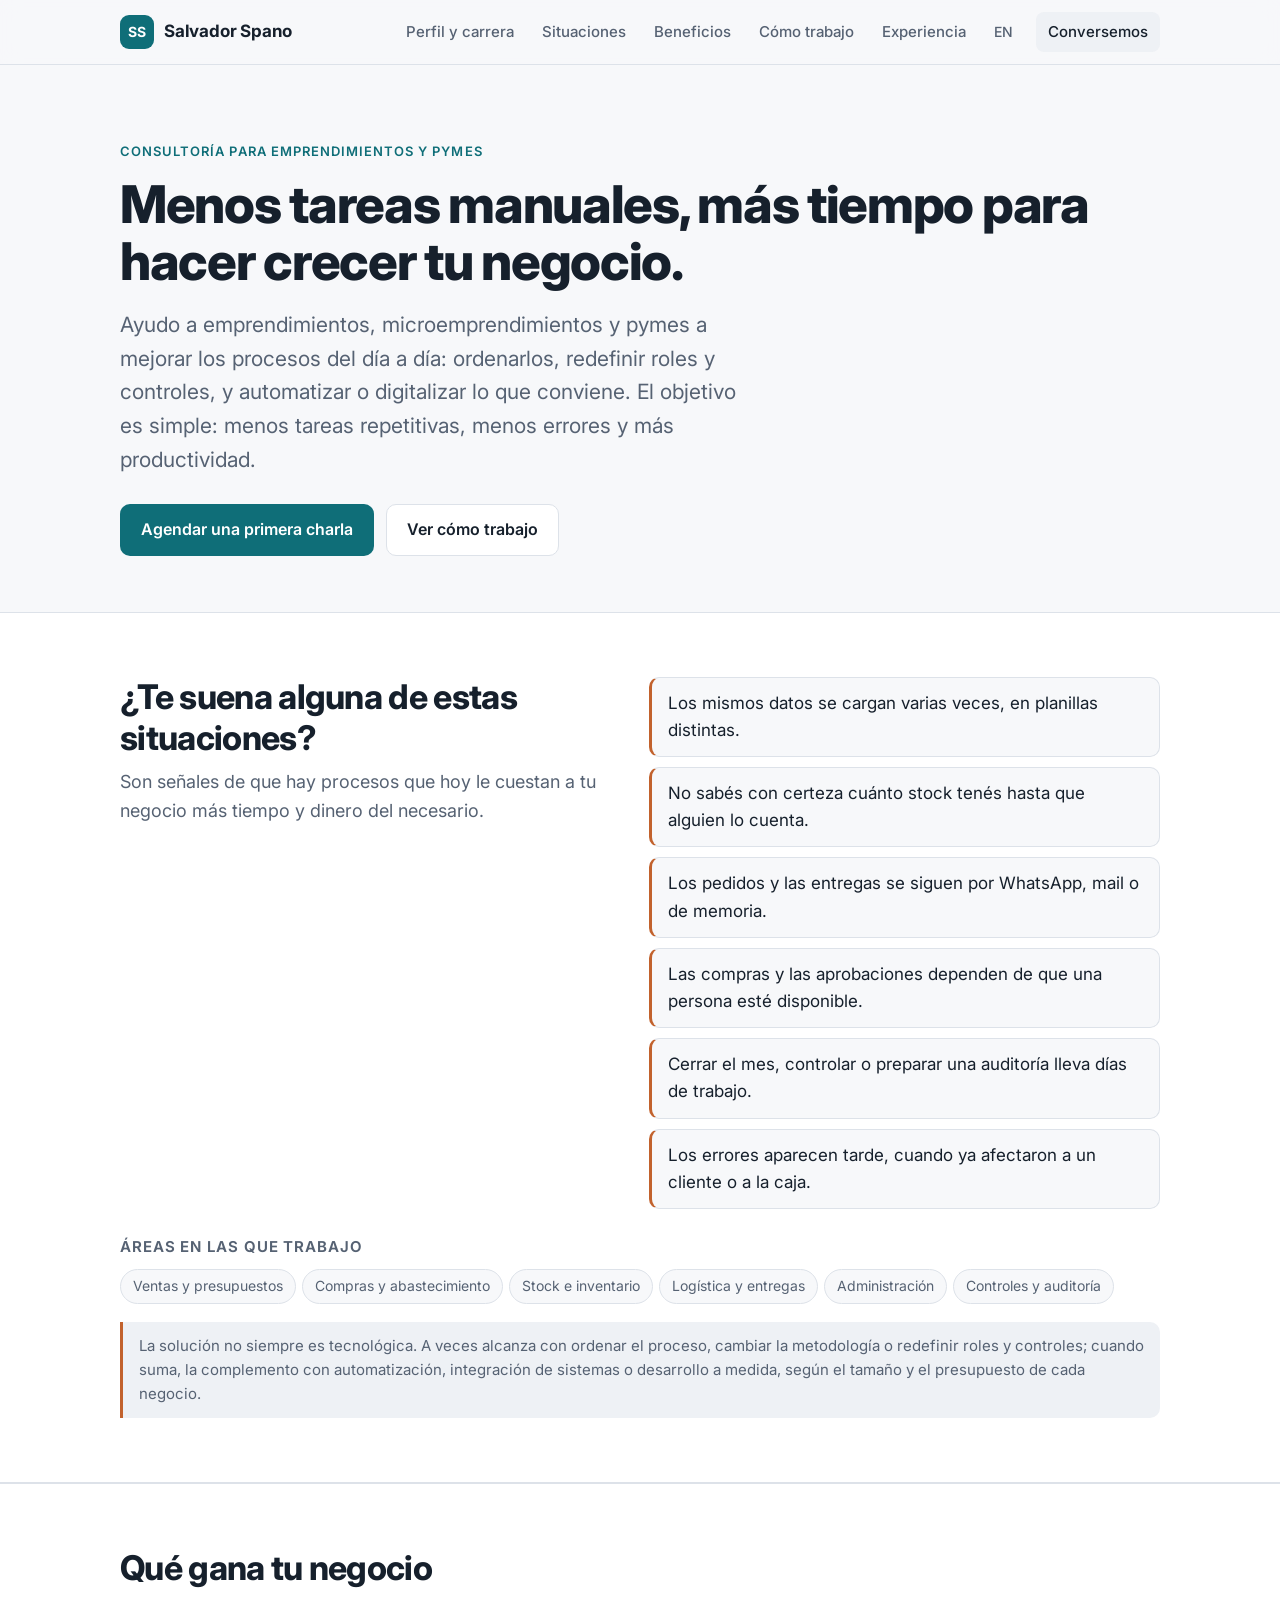
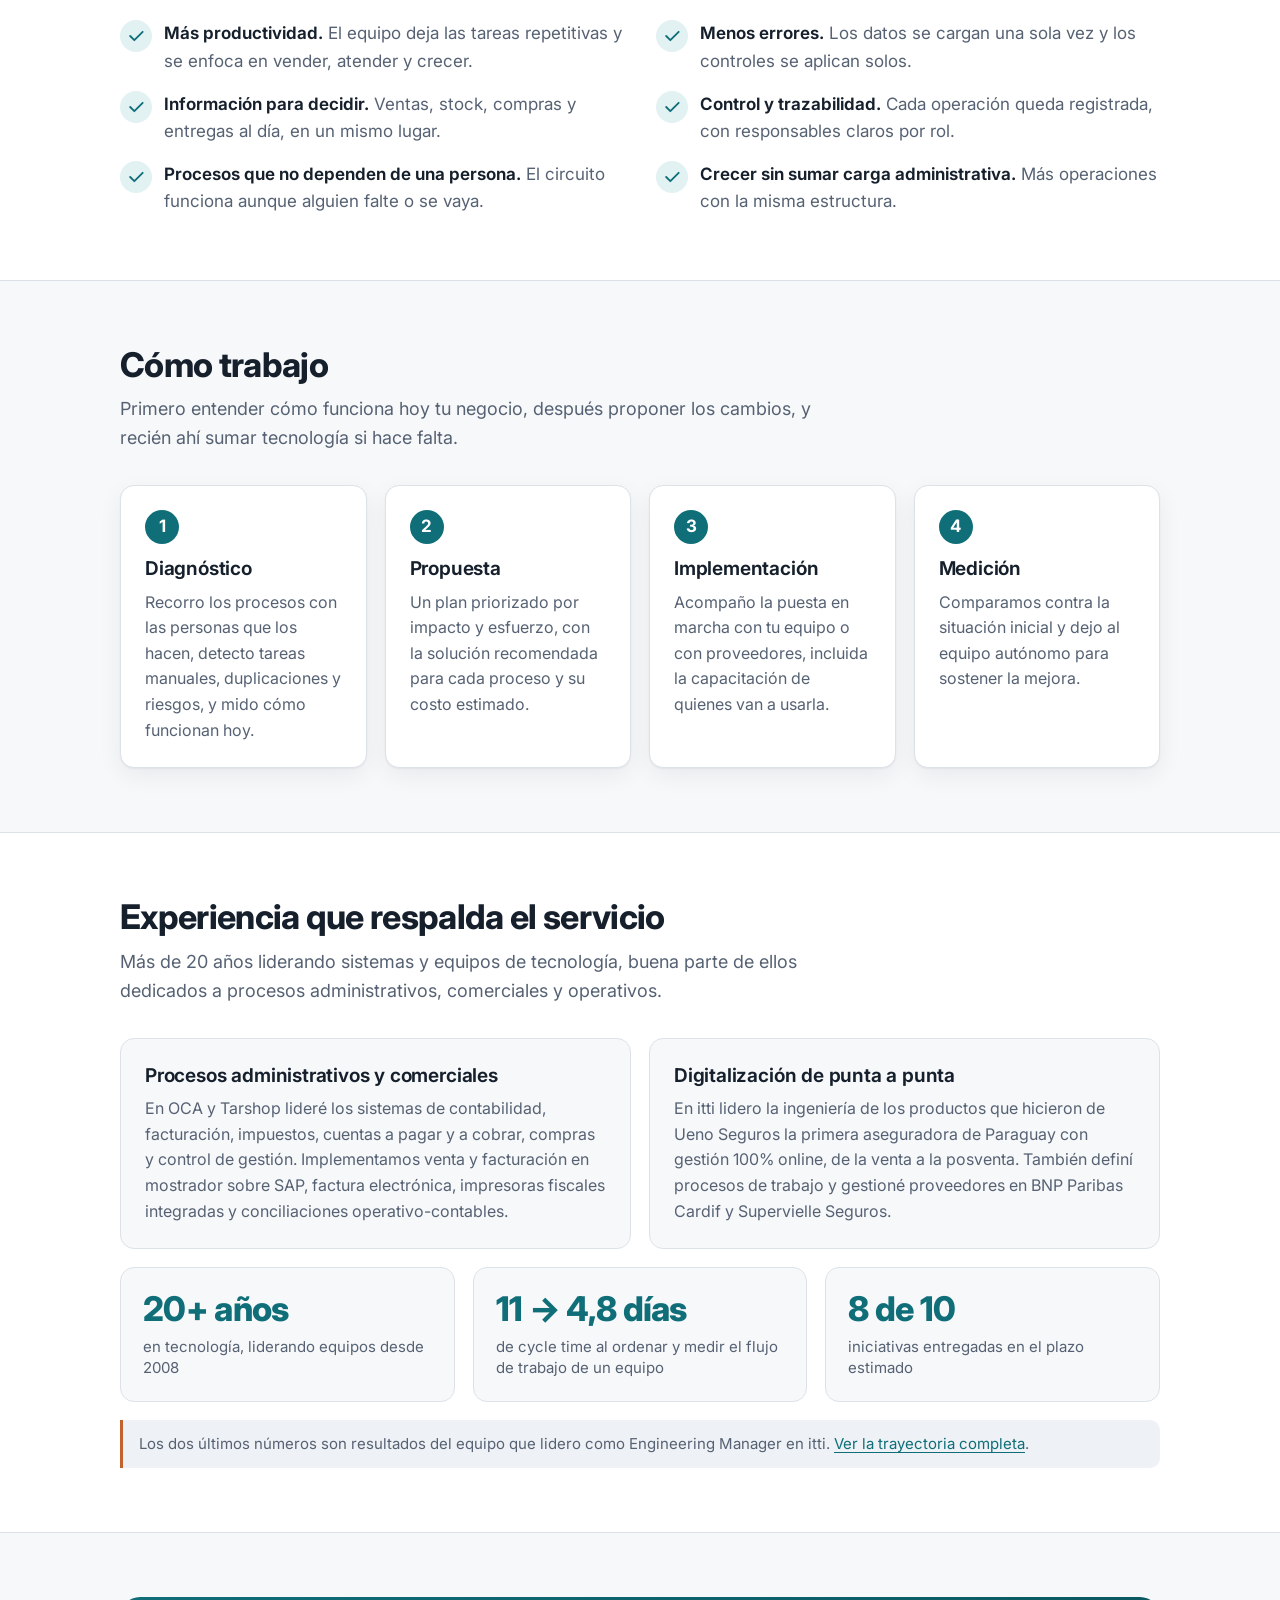
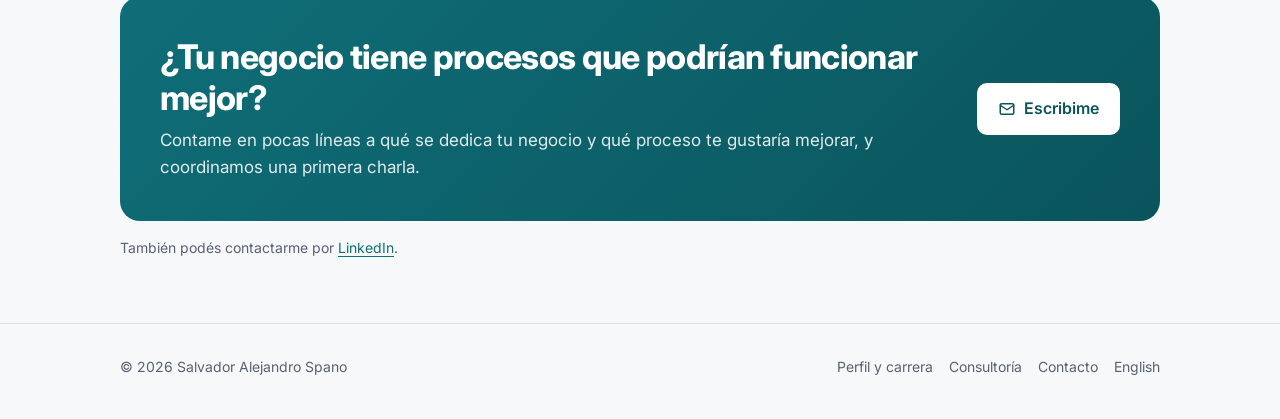
<file: consultoria.html>
<!DOCTYPE html>
<html lang="es">
<head>
  <meta charset="UTF-8">
  <meta name="viewport" content="width=device-width, initial-scale=1">
  <title>Consultoría para emprendimientos y pymes · Salvador Spano</title>
  <meta name="description" content="Consultoría para emprendimientos, microemprendimientos y pymes en mejora de procesos: ventas, compras, stock, logística, administración y controles. Procesos más ordenados, menos tareas manuales y más productividad.">
  <meta property="og:title" content="Consultoría para emprendimientos y pymes · Salvador Spano">
  <meta property="og:description" content="Consultoría para emprendimientos, microemprendimientos y pymes en mejora de procesos: ventas, compras, stock, logística, administración y controles. Procesos más ordenados, menos tareas manuales y más productividad.">
  <meta property="og:type" content="website">
  <meta property="og:image" content="https://skorpyus.github.io/img/salvador-spano.jpg">
  <link rel="alternate" hreflang="es" href="https://skorpyus.github.io/consultoria.html">
  <link rel="alternate" hreflang="en" href="https://skorpyus.github.io/en/consultoria.html">
  <link rel="icon" href="img/favicon.svg" type="image/svg+xml">
  <link rel="preconnect" href="https://fonts.googleapis.com">
  <link rel="preconnect" href="https://fonts.gstatic.com" crossorigin>
  <link href="https://fonts.googleapis.com/css2?family=Inter:wght@400;500;600;700;800&display=swap" rel="stylesheet">
  <link rel="stylesheet" href="css/site.css">
</head>
<body>
  <a class="skip-link" href="#contenido">Saltar al contenido</a>

  <header class="site-header">
    <div class="container nav">
      <a class="brand" href="index.html"><span class="brand-mark" aria-hidden="true">SS</span>Salvador Spano</a>
      <button class="nav-toggle" aria-expanded="false" aria-controls="menu" aria-label="Abrir menú">
        <svg width="20" height="20" viewBox="0 0 24 24" fill="none" stroke="currentColor" stroke-width="2" stroke-linecap="round"><path d="M4 7h16M4 12h16M4 17h16"/></svg>
      </button>
      <ul class="nav-links" id="menu">
        <li><a href="index.html">Perfil y carrera</a></li>
        <li><a href="#diagnostico">Situaciones</a></li>
        <li><a href="#beneficios">Beneficios</a></li>
        <li><a href="#como-trabajo">Cómo trabajo</a></li>
        <li><a href="#experiencia">Experiencia</a></li>
        <li><a class="lang-switch" href="en/consultoria.html" hreflang="en" lang="en" aria-label="English version">EN</a></li>
        <li><a class="nav-cta" href="#contacto">Conversemos</a></li>
      </ul>
    </div>
  </header>

  <main id="contenido">
    <section class="hero">
      <div class="container">
        <span class="eyebrow">Consultoría para emprendimientos y pymes</span>
        <h1>Menos tareas manuales, más tiempo para hacer crecer tu negocio.</h1>
        <p class="lead">Ayudo a emprendimientos, microemprendimientos y pymes a mejorar los procesos del día a día: ordenarlos, redefinir roles y controles, y automatizar o digitalizar lo que conviene. El objetivo es simple: menos tareas repetitivas, menos errores y más productividad.</p>
        <div class="hero-actions">
          <a class="btn btn-primary" href="#contacto">Agendar una primera charla</a>
          <a class="btn btn-ghost" href="#como-trabajo">Ver cómo trabajo</a>
        </div>
      </div>
    </section>

    <section class="block alt" id="diagnostico">
      <div class="container">
        <div class="grid grid-2" style="align-items:start">
          <div class="section-head" style="margin:0">
            <h2>¿Te suena alguna de estas situaciones?</h2>
            <p>Son señales de que hay procesos que hoy le cuestan a tu negocio más tiempo y dinero del necesario.</p>
          </div>
          <ul class="pain-list"><li>Los mismos datos se cargan varias veces, en planillas distintas.</li><li>No sabés con certeza cuánto stock tenés hasta que alguien lo cuenta.</li><li>Los pedidos y las entregas se siguen por WhatsApp, mail o de memoria.</li><li>Las compras y las aprobaciones dependen de que una persona esté disponible.</li><li>Cerrar el mes, controlar o preparar una auditoría lleva días de trabajo.</li><li>Los errores aparecen tarde, cuando ya afectaron a un cliente o a la caja.</li></ul>
        </div>
        <div class="areas-row">
          <h3>Áreas en las que trabajo</h3>
          <ul class="tags"><li class="tag">Ventas y presupuestos</li><li class="tag">Compras y abastecimiento</li><li class="tag">Stock e inventario</li><li class="tag">Logística y entregas</li><li class="tag">Administración</li><li class="tag">Controles y auditoría</li></ul>
          <p class="note">La solución no siempre es tecnológica. A veces alcanza con ordenar el proceso, cambiar la metodología o redefinir roles y controles; cuando suma, la complemento con automatización, integración de sistemas o desarrollo a medida, según el tamaño y el presupuesto de cada negocio.</p>
        </div>
      </div>
    </section>

    <section class="block alt" id="beneficios">
      <div class="container">
        <div class="section-head">
          <h2>Qué gana tu negocio</h2>
        </div>
        <ul class="benefits"><li class="benefit"><span class="benefit-icon"><svg width="20" height="20" viewBox="0 0 24 24" fill="none" stroke="currentColor" stroke-width="2.2" stroke-linecap="round" stroke-linejoin="round" aria-hidden="true"><path d="m5 12 5 5L20 7"/></svg></span><span><strong>Más productividad.</strong> El equipo deja las tareas repetitivas y se enfoca en vender, atender y crecer.</span></li><li class="benefit"><span class="benefit-icon"><svg width="20" height="20" viewBox="0 0 24 24" fill="none" stroke="currentColor" stroke-width="2.2" stroke-linecap="round" stroke-linejoin="round" aria-hidden="true"><path d="m5 12 5 5L20 7"/></svg></span><span><strong>Menos errores.</strong> Los datos se cargan una sola vez y los controles se aplican solos.</span></li><li class="benefit"><span class="benefit-icon"><svg width="20" height="20" viewBox="0 0 24 24" fill="none" stroke="currentColor" stroke-width="2.2" stroke-linecap="round" stroke-linejoin="round" aria-hidden="true"><path d="m5 12 5 5L20 7"/></svg></span><span><strong>Información para decidir.</strong> Ventas, stock, compras y entregas al día, en un mismo lugar.</span></li><li class="benefit"><span class="benefit-icon"><svg width="20" height="20" viewBox="0 0 24 24" fill="none" stroke="currentColor" stroke-width="2.2" stroke-linecap="round" stroke-linejoin="round" aria-hidden="true"><path d="m5 12 5 5L20 7"/></svg></span><span><strong>Control y trazabilidad.</strong> Cada operación queda registrada, con responsables claros por rol.</span></li><li class="benefit"><span class="benefit-icon"><svg width="20" height="20" viewBox="0 0 24 24" fill="none" stroke="currentColor" stroke-width="2.2" stroke-linecap="round" stroke-linejoin="round" aria-hidden="true"><path d="m5 12 5 5L20 7"/></svg></span><span><strong>Procesos que no dependen de una persona.</strong> El circuito funciona aunque alguien falte o se vaya.</span></li><li class="benefit"><span class="benefit-icon"><svg width="20" height="20" viewBox="0 0 24 24" fill="none" stroke="currentColor" stroke-width="2.2" stroke-linecap="round" stroke-linejoin="round" aria-hidden="true"><path d="m5 12 5 5L20 7"/></svg></span><span><strong>Crecer sin sumar carga administrativa.</strong> Más operaciones con la misma estructura.</span></li></ul>
      </div>
    </section>

    <section class="block" id="como-trabajo">
      <div class="container">
        <div class="section-head">
          <h2>Cómo trabajo</h2>
          <p>Primero entender cómo funciona hoy tu negocio, después proponer los cambios, y recién ahí sumar tecnología si hace falta.</p>
        </div>
        <ol class="steps"><li class="card"><h3>Diagnóstico</h3><p>Recorro los procesos con las personas que los hacen, detecto tareas manuales, duplicaciones y riesgos, y mido cómo funcionan hoy.</p></li><li class="card"><h3>Propuesta</h3><p>Un plan priorizado por impacto y esfuerzo, con la solución recomendada para cada proceso y su costo estimado.</p></li><li class="card"><h3>Implementación</h3><p>Acompaño la puesta en marcha con tu equipo o con proveedores, incluida la capacitación de quienes van a usarla.</p></li><li class="card"><h3>Medición</h3><p>Comparamos contra la situación inicial y dejo al equipo autónomo para sostener la mejora.</p></li></ol>
      </div>
    </section>

    <section class="block alt" id="experiencia">
      <div class="container">
        <div class="section-head">
          <h2>Experiencia que respalda el servicio</h2>
          <p>Más de 20 años liderando sistemas y equipos de tecnología, buena parte de ellos dedicados a procesos administrativos, comerciales y operativos.</p>
        </div>
        <div class="grid grid-2"><div class="card"><h3>Procesos administrativos y comerciales</h3><p>En OCA y Tarshop lideré los sistemas de contabilidad, facturación, impuestos, cuentas a pagar y a cobrar, compras y control de gestión. Implementamos venta y facturación en mostrador sobre SAP, factura electrónica, impresoras fiscales integradas y conciliaciones operativo-contables.</p></div><div class="card"><h3>Digitalización de punta a punta</h3><p>En itti lidero la ingeniería de los productos que hicieron de Ueno Seguros la primera aseguradora de Paraguay con gestión 100% online, de la venta a la posventa. También definí procesos de trabajo y gestioné proveedores en BNP Paribas Cardif y Supervielle Seguros.</p></div></div>
        <div class="grid grid-3" style="margin-top:18px"><div class="card stat"><div class="stat-value">20+ años</div><div class="stat-label">en tecnología, liderando equipos desde 2008</div></div><div class="card stat"><div class="stat-value">11 → 4,8 días</div><div class="stat-label">de cycle time al ordenar y medir el flujo de trabajo de un equipo</div></div><div class="card stat"><div class="stat-value">8 de 10</div><div class="stat-label">iniciativas entregadas en el plazo estimado</div></div></div>
        <p class="note">Los dos últimos números son resultados del equipo que lidero como Engineering Manager en itti. <a href="index.html#trayectoria">Ver la trayectoria completa</a>.</p>
      </div>
    </section>

    <section class="block" id="contacto">
      <div class="container">
        <div class="cta-band">
          <div>
            <h2>¿Tu negocio tiene procesos que podrían funcionar mejor?</h2>
            <p>Contame en pocas líneas a qué se dedica tu negocio y qué proceso te gustaría mejorar, y coordinamos una primera charla.</p>
          </div>
          <a class="btn" href="mailto:salvadorspano@gmail.com?subject=Consulta%20sobre%20consultor%C3%ADa">
            <svg width="18" height="18" viewBox="0 0 24 24" fill="none" stroke="currentColor" stroke-width="2" stroke-linecap="round" stroke-linejoin="round" aria-hidden="true"><rect x="3" y="5" width="18" height="14" rx="2"/><path d="m3 7 9 6 9-6"/></svg>
            Escribime
          </a>
        </div>
        <p class="muted small" style="margin-top:16px">También podés contactarme por <a href="https://www.linkedin.com/in/salvadorspano/" target="_blank" rel="noopener">LinkedIn</a>.</p>
      </div>
    </section>
  </main>

  <footer class="site-footer">
    <div class="container footer-row">
      <span>© 2026 Salvador Alejandro Spano</span>
      <nav aria-label="Pie de página">
        <a href="index.html">Perfil y carrera</a>
        <a href="consultoria.html">Consultoría</a>
        <a href="#contacto">Contacto</a>
        <a href="en/consultoria.html" hreflang="en" lang="en">English</a>
      </nav>
    </div>
  </footer>

  <script src="js/site.js"></script>
</body>
</html>
</file>
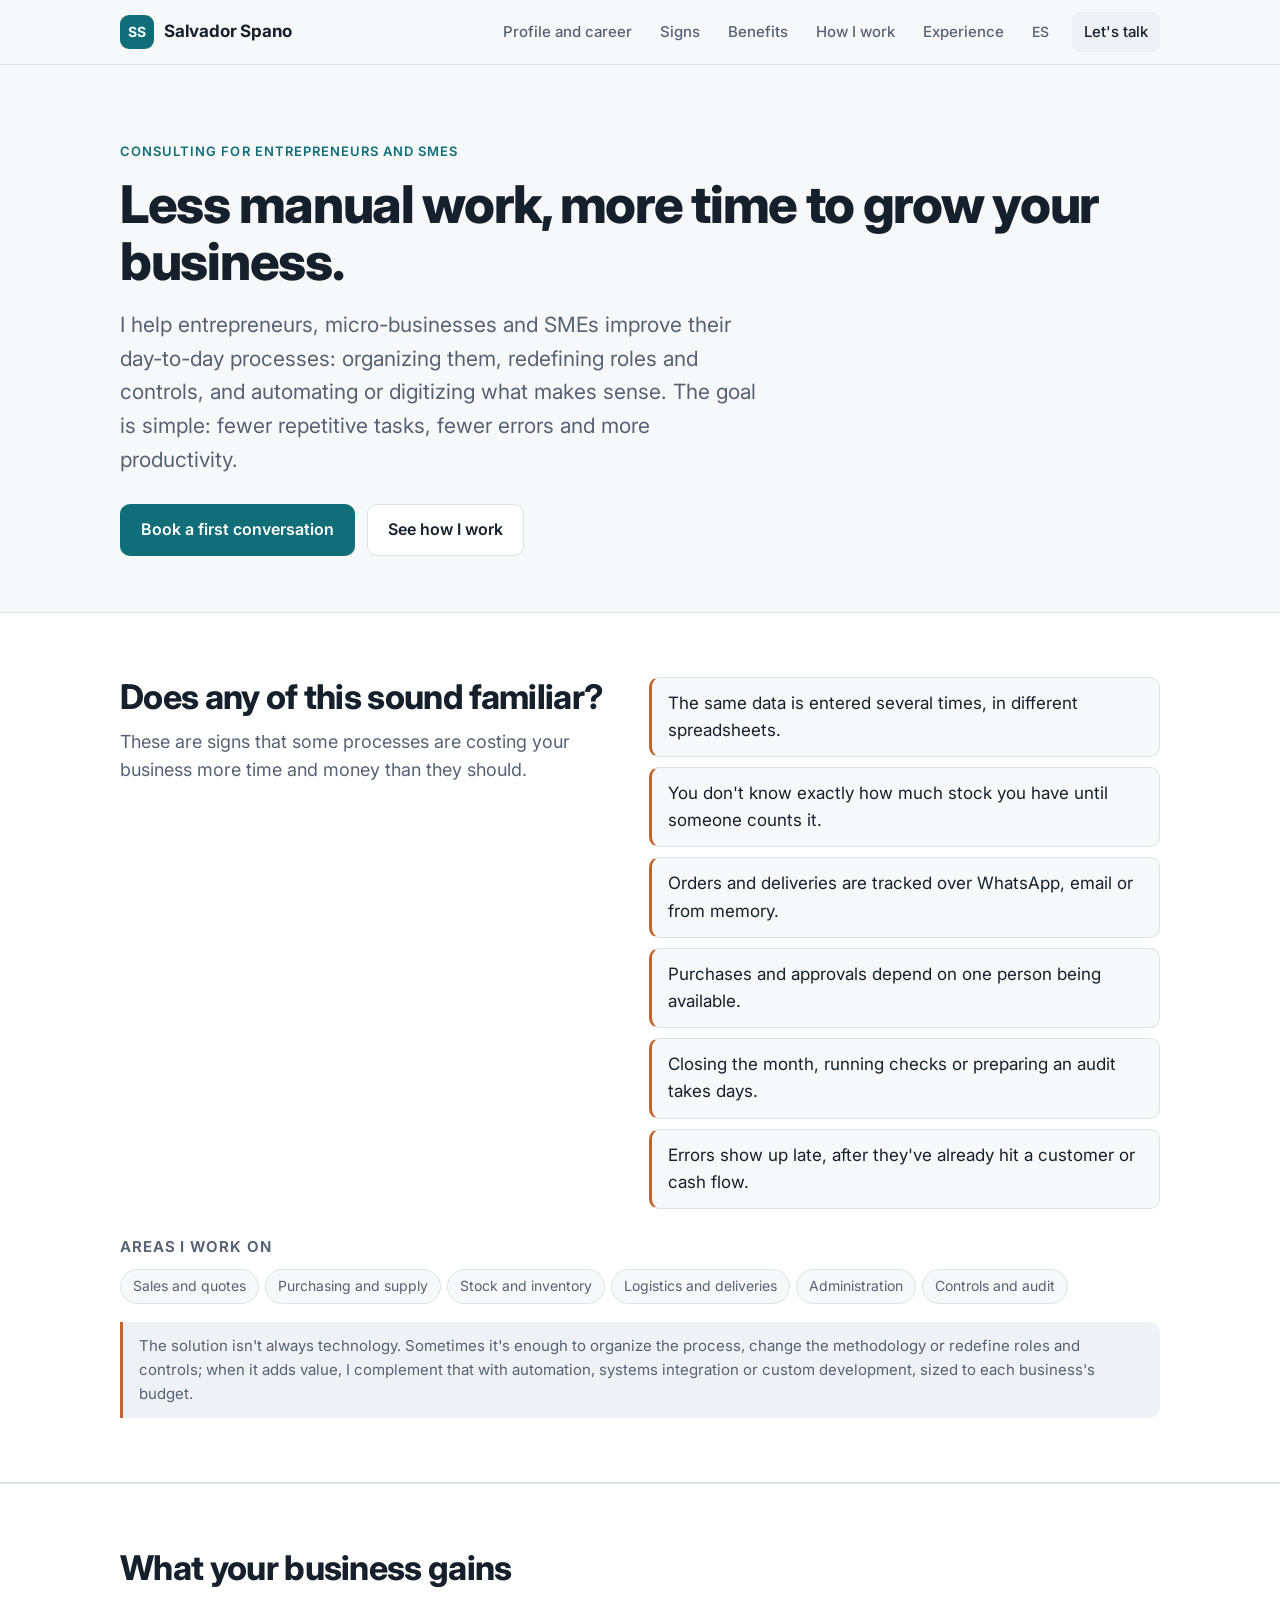
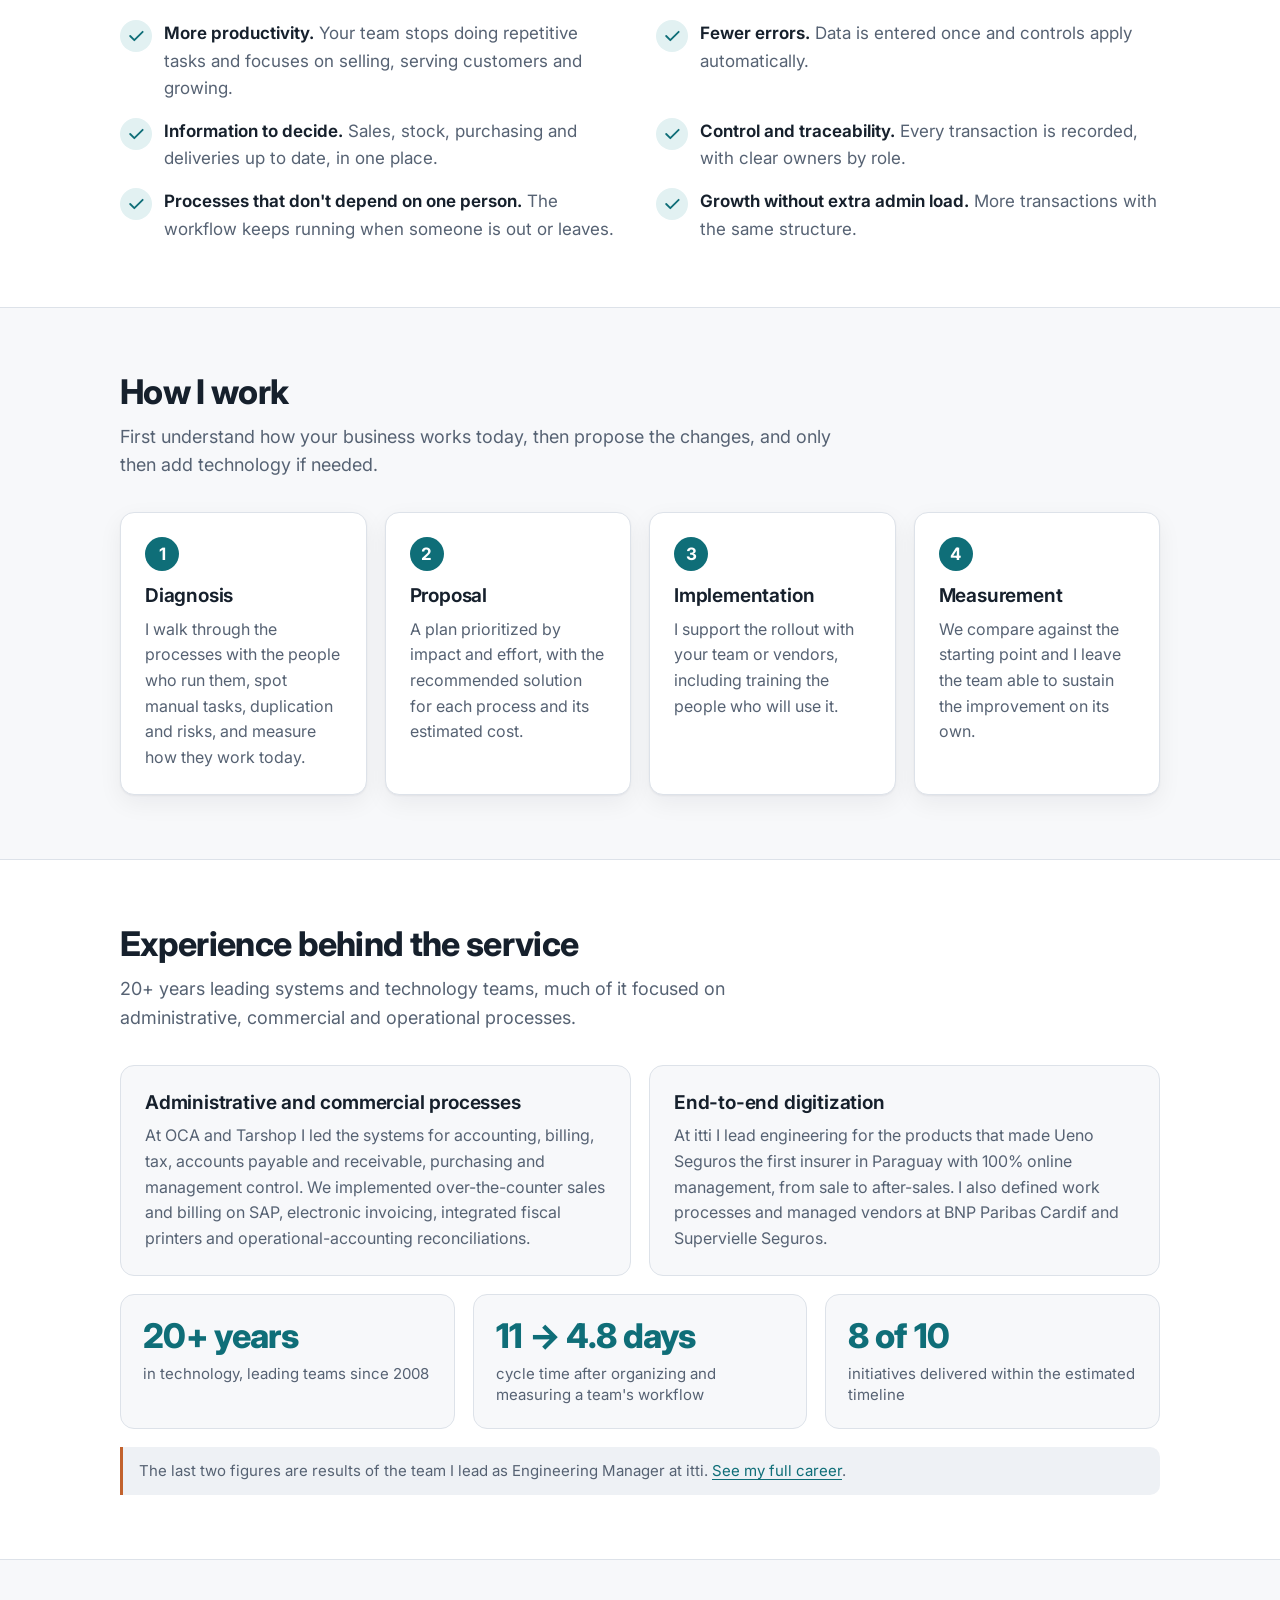
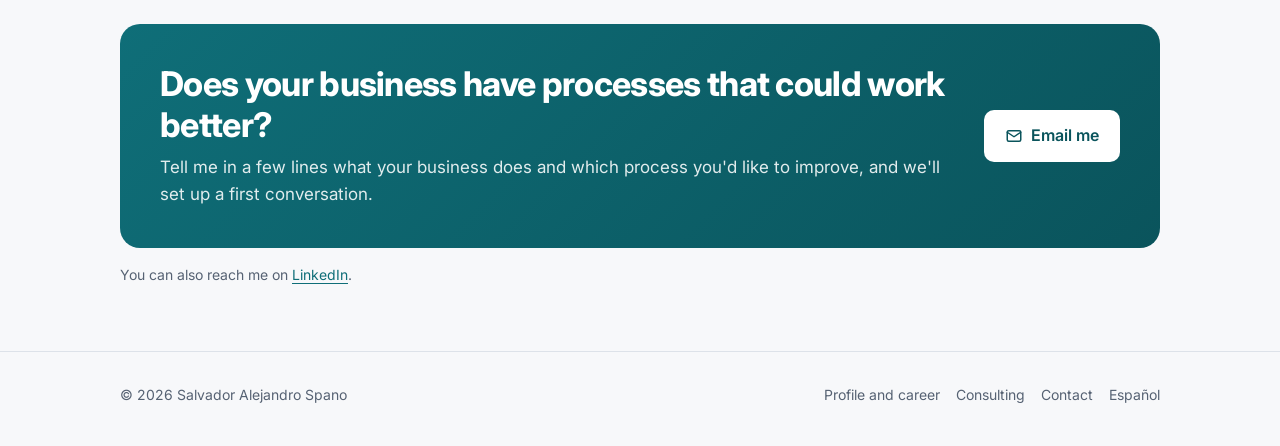
<file: en/consultoria.html>
<!DOCTYPE html>
<html lang="en">
<head>
  <meta charset="UTF-8">
  <meta name="viewport" content="width=device-width, initial-scale=1">
  <title>Consulting for Small Businesses · Salvador Spano</title>
  <meta name="description" content="Consulting for entrepreneurs, micro-businesses and SMEs on process improvement: sales, purchasing, inventory, logistics, administration and controls. More organized processes, less manual work, more productivity.">
  <meta property="og:title" content="Consulting for Small Businesses · Salvador Spano">
  <meta property="og:description" content="Consulting for entrepreneurs, micro-businesses and SMEs on process improvement: sales, purchasing, inventory, logistics, administration and controls. More organized processes, less manual work, more productivity.">
  <meta property="og:type" content="website">
  <meta property="og:image" content="https://skorpyus.github.io/img/salvador-spano.jpg">
  <link rel="alternate" hreflang="es" href="https://skorpyus.github.io/consultoria.html">
  <link rel="alternate" hreflang="en" href="https://skorpyus.github.io/en/consultoria.html">
  <link rel="icon" href="../img/favicon.svg" type="image/svg+xml">
  <link rel="preconnect" href="https://fonts.googleapis.com">
  <link rel="preconnect" href="https://fonts.gstatic.com" crossorigin>
  <link href="https://fonts.googleapis.com/css2?family=Inter:wght@400;500;600;700;800&display=swap" rel="stylesheet">
  <link rel="stylesheet" href="../css/site.css">
</head>
<body>
  <a class="skip-link" href="#content">Skip to content</a>

  <header class="site-header">
    <div class="container nav">
      <a class="brand" href="index.html"><span class="brand-mark" aria-hidden="true">SS</span>Salvador Spano</a>
      <button class="nav-toggle" aria-expanded="false" aria-controls="menu" aria-label="Open menu">
        <svg width="20" height="20" viewBox="0 0 24 24" fill="none" stroke="currentColor" stroke-width="2" stroke-linecap="round"><path d="M4 7h16M4 12h16M4 17h16"/></svg>
      </button>
      <ul class="nav-links" id="menu">
        <li><a href="index.html">Profile and career</a></li>
        <li><a href="#signs">Signs</a></li>
        <li><a href="#benefits">Benefits</a></li>
        <li><a href="#how-i-work">How I work</a></li>
        <li><a href="#experience">Experience</a></li>
        <li><a class="lang-switch" href="../consultoria.html" hreflang="es" lang="es" aria-label="Versión en español">ES</a></li>
        <li><a class="nav-cta" href="#contact">Let's talk</a></li>
      </ul>
    </div>
  </header>

  <main id="content">
    <section class="hero">
      <div class="container">
        <span class="eyebrow">Consulting for entrepreneurs and SMEs</span>
        <h1>Less manual work, more time to grow your business.</h1>
        <p class="lead">I help entrepreneurs, micro-businesses and SMEs improve their day-to-day processes: organizing them, redefining roles and controls, and automating or digitizing what makes sense. The goal is simple: fewer repetitive tasks, fewer errors and more productivity.</p>
        <div class="hero-actions">
          <a class="btn btn-primary" href="#contact">Book a first conversation</a>
          <a class="btn btn-ghost" href="#how-i-work">See how I work</a>
        </div>
      </div>
    </section>

    <section class="block alt" id="signs">
      <div class="container">
        <div class="grid grid-2" style="align-items:start">
          <div class="section-head" style="margin:0">
            <h2>Does any of this sound familiar?</h2>
            <p>These are signs that some processes are costing your business more time and money than they should.</p>
          </div>
          <ul class="pain-list"><li>The same data is entered several times, in different spreadsheets.</li><li>You don't know exactly how much stock you have until someone counts it.</li><li>Orders and deliveries are tracked over WhatsApp, email or from memory.</li><li>Purchases and approvals depend on one person being available.</li><li>Closing the month, running checks or preparing an audit takes days.</li><li>Errors show up late, after they've already hit a customer or cash flow.</li></ul>
        </div>
        <div class="areas-row">
          <h3>Areas I work on</h3>
          <ul class="tags"><li class="tag">Sales and quotes</li><li class="tag">Purchasing and supply</li><li class="tag">Stock and inventory</li><li class="tag">Logistics and deliveries</li><li class="tag">Administration</li><li class="tag">Controls and audit</li></ul>
          <p class="note">The solution isn't always technology. Sometimes it's enough to organize the process, change the methodology or redefine roles and controls; when it adds value, I complement that with automation, systems integration or custom development, sized to each business's budget.</p>
        </div>
      </div>
    </section>

    <section class="block alt" id="benefits">
      <div class="container">
        <div class="section-head">
          <h2>What your business gains</h2>
        </div>
        <ul class="benefits"><li class="benefit"><span class="benefit-icon"><svg width="20" height="20" viewBox="0 0 24 24" fill="none" stroke="currentColor" stroke-width="2.2" stroke-linecap="round" stroke-linejoin="round" aria-hidden="true"><path d="m5 12 5 5L20 7"/></svg></span><span><strong>More productivity.</strong> Your team stops doing repetitive tasks and focuses on selling, serving customers and growing.</span></li><li class="benefit"><span class="benefit-icon"><svg width="20" height="20" viewBox="0 0 24 24" fill="none" stroke="currentColor" stroke-width="2.2" stroke-linecap="round" stroke-linejoin="round" aria-hidden="true"><path d="m5 12 5 5L20 7"/></svg></span><span><strong>Fewer errors.</strong> Data is entered once and controls apply automatically.</span></li><li class="benefit"><span class="benefit-icon"><svg width="20" height="20" viewBox="0 0 24 24" fill="none" stroke="currentColor" stroke-width="2.2" stroke-linecap="round" stroke-linejoin="round" aria-hidden="true"><path d="m5 12 5 5L20 7"/></svg></span><span><strong>Information to decide.</strong> Sales, stock, purchasing and deliveries up to date, in one place.</span></li><li class="benefit"><span class="benefit-icon"><svg width="20" height="20" viewBox="0 0 24 24" fill="none" stroke="currentColor" stroke-width="2.2" stroke-linecap="round" stroke-linejoin="round" aria-hidden="true"><path d="m5 12 5 5L20 7"/></svg></span><span><strong>Control and traceability.</strong> Every transaction is recorded, with clear owners by role.</span></li><li class="benefit"><span class="benefit-icon"><svg width="20" height="20" viewBox="0 0 24 24" fill="none" stroke="currentColor" stroke-width="2.2" stroke-linecap="round" stroke-linejoin="round" aria-hidden="true"><path d="m5 12 5 5L20 7"/></svg></span><span><strong>Processes that don't depend on one person.</strong> The workflow keeps running when someone is out or leaves.</span></li><li class="benefit"><span class="benefit-icon"><svg width="20" height="20" viewBox="0 0 24 24" fill="none" stroke="currentColor" stroke-width="2.2" stroke-linecap="round" stroke-linejoin="round" aria-hidden="true"><path d="m5 12 5 5L20 7"/></svg></span><span><strong>Growth without extra admin load.</strong> More transactions with the same structure.</span></li></ul>
      </div>
    </section>

    <section class="block" id="how-i-work">
      <div class="container">
        <div class="section-head">
          <h2>How I work</h2>
          <p>First understand how your business works today, then propose the changes, and only then add technology if needed.</p>
        </div>
        <ol class="steps"><li class="card"><h3>Diagnosis</h3><p>I walk through the processes with the people who run them, spot manual tasks, duplication and risks, and measure how they work today.</p></li><li class="card"><h3>Proposal</h3><p>A plan prioritized by impact and effort, with the recommended solution for each process and its estimated cost.</p></li><li class="card"><h3>Implementation</h3><p>I support the rollout with your team or vendors, including training the people who will use it.</p></li><li class="card"><h3>Measurement</h3><p>We compare against the starting point and I leave the team able to sustain the improvement on its own.</p></li></ol>
      </div>
    </section>

    <section class="block alt" id="experience">
      <div class="container">
        <div class="section-head">
          <h2>Experience behind the service</h2>
          <p>20+ years leading systems and technology teams, much of it focused on administrative, commercial and operational processes.</p>
        </div>
        <div class="grid grid-2"><div class="card"><h3>Administrative and commercial processes</h3><p>At OCA and Tarshop I led the systems for accounting, billing, tax, accounts payable and receivable, purchasing and management control. We implemented over-the-counter sales and billing on SAP, electronic invoicing, integrated fiscal printers and operational-accounting reconciliations.</p></div><div class="card"><h3>End-to-end digitization</h3><p>At itti I lead engineering for the products that made Ueno Seguros the first insurer in Paraguay with 100% online management, from sale to after-sales. I also defined work processes and managed vendors at BNP Paribas Cardif and Supervielle Seguros.</p></div></div>
        <div class="grid grid-3" style="margin-top:18px"><div class="card stat"><div class="stat-value">20+ years</div><div class="stat-label">in technology, leading teams since 2008</div></div><div class="card stat"><div class="stat-value">11 → 4.8 days</div><div class="stat-label">cycle time after organizing and measuring a team's workflow</div></div><div class="card stat"><div class="stat-value">8 of 10</div><div class="stat-label">initiatives delivered within the estimated timeline</div></div></div>
        <p class="note">The last two figures are results of the team I lead as Engineering Manager at itti. <a href="index.html#career">See my full career</a>.</p>
      </div>
    </section>

    <section class="block" id="contact">
      <div class="container">
        <div class="cta-band">
          <div>
            <h2>Does your business have processes that could work better?</h2>
            <p>Tell me in a few lines what your business does and which process you'd like to improve, and we'll set up a first conversation.</p>
          </div>
          <a class="btn" href="mailto:salvadorspano@gmail.com?subject=Consulting%20inquiry">
            <svg width="18" height="18" viewBox="0 0 24 24" fill="none" stroke="currentColor" stroke-width="2" stroke-linecap="round" stroke-linejoin="round" aria-hidden="true"><rect x="3" y="5" width="18" height="14" rx="2"/><path d="m3 7 9 6 9-6"/></svg>
            Email me
          </a>
        </div>
        <p class="muted small" style="margin-top:16px">You can also reach me on <a href="https://www.linkedin.com/in/salvadorspano/" target="_blank" rel="noopener">LinkedIn</a>.</p>
      </div>
    </section>
  </main>

  <footer class="site-footer">
    <div class="container footer-row">
      <span>© 2026 Salvador Alejandro Spano</span>
      <nav aria-label="Footer">
        <a href="index.html">Profile and career</a>
        <a href="consultoria.html">Consulting</a>
        <a href="#contact">Contact</a>
        <a href="../consultoria.html" hreflang="es" lang="es">Español</a>
      </nav>
    </div>
  </footer>

  <script src="../js/site.js"></script>
</body>
</html>
</file>
<file: css/site.css>
/* Sitio personal de Salvador Spano */
:root {
  --bg: #f7f8fa;
  --surface: #ffffff;
  --surface-2: #eef1f5;
  --text: #16202c;
  --muted: #566273;
  --border: #dde2e9;
  --accent: #0f6e78;
  --accent-strong: #0a545c;
  --accent-soft: #e2f1f2;
  --warm: #c2622d;
  --shadow: 0 1px 2px rgba(16, 24, 40, .05), 0 8px 24px rgba(16, 24, 40, .06);
  --radius: 14px;
  --max: 1080px;
  --nav-h: 64px;
  color-scheme: light;
}

@media (prefers-color-scheme: dark) {
  :root {
    --bg: #0f141a;
    --surface: #161d25;
    --surface-2: #1c2530;
    --text: #e7ecf2;
    --muted: #9aa7b6;
    --border: #2a3542;
    --accent: #4fb8c2;
    --accent-strong: #7ccfd7;
    --accent-soft: #15333a;
    --warm: #e08a58;
    --shadow: 0 1px 2px rgba(0, 0, 0, .3), 0 8px 24px rgba(0, 0, 0, .25);
    color-scheme: dark;
  }
}

*, *::before, *::after { box-sizing: border-box; }
* { margin: 0; padding: 0; }

html { scroll-behavior: smooth; scroll-padding-top: calc(var(--nav-h) + 16px); }
@media (prefers-reduced-motion: reduce) { html { scroll-behavior: auto; } }

body {
  font-family: "Inter", system-ui, -apple-system, "Segoe UI", Roboto, sans-serif;
  font-size: 17px;
  line-height: 1.6;
  color: var(--text);
  background: var(--bg);
  -webkit-font-smoothing: antialiased;
}

img { max-width: 100%; display: block; }
a { color: var(--accent); text-underline-offset: 3px; }
a:hover { color: var(--accent-strong); }
:focus-visible { outline: 3px solid var(--accent); outline-offset: 3px; border-radius: 6px; }

.container { width: 100%; max-width: var(--max); margin: 0 auto; padding: 0 20px; }

.skip-link {
  position: absolute; left: -999px; top: 8px; z-index: 100;
  background: var(--accent); color: #fff; padding: 8px 14px; border-radius: 8px;
}
.skip-link:focus { left: 8px; }

/* ---------- Navegación ---------- */
.site-header {
  position: sticky; top: 0; z-index: 50;
  background: color-mix(in srgb, var(--bg) 88%, transparent);
  backdrop-filter: saturate(160%) blur(10px);
  -webkit-backdrop-filter: saturate(160%) blur(10px);
  border-bottom: 1px solid var(--border);
}
.nav { display: flex; align-items: center; justify-content: space-between; height: var(--nav-h); gap: 16px; }
.brand { display: flex; align-items: center; gap: 10px; font-weight: 700; color: var(--text); text-decoration: none; letter-spacing: -.01em; }
.brand-mark {
  width: 34px; height: 34px; border-radius: 9px; display: grid; place-items: center;
  background: var(--accent); color: #fff; font-size: 14px; font-weight: 700;
}
.nav-links { display: flex; align-items: center; gap: 4px; list-style: none; }
.nav-links a {
  display: block; padding: 8px 12px; border-radius: 8px;
  color: var(--muted); text-decoration: none; font-size: 15px; font-weight: 500;
}
.nav-links a:hover { color: var(--text); background: var(--surface-2); }
.nav-links a[aria-current="page"], .nav-links a.is-active { color: var(--text); background: var(--surface-2); }
.nav-links .nav-cta { background: var(--accent); color: #fff; margin-left: 6px; }
.nav-links .nav-cta:hover, .nav-links .nav-cta[aria-current="page"] { background: var(--accent-strong); color: #fff; }
@media (prefers-color-scheme: dark) {
  .nav-links .nav-cta, .nav-links .nav-cta:hover, .nav-links .nav-cta[aria-current="page"] { color: #0f141a; }
}
.lang-switch { font-size: 14px !important; letter-spacing: .04em; }

.nav-toggle {
  display: none; background: none; border: 1px solid var(--border); border-radius: 8px;
  width: 42px; height: 40px; color: var(--text); cursor: pointer;
}
.nav-toggle svg { margin: auto; }

@media (max-width: 820px) {
  .nav-toggle { display: grid; place-items: center; }
  .nav-links {
    display: none; position: absolute; left: 0; right: 0; top: var(--nav-h);
    flex-direction: column; align-items: stretch; gap: 2px;
    padding: 10px 16px 16px; background: var(--bg); border-bottom: 1px solid var(--border);
    box-shadow: var(--shadow);
  }
  .nav-links.is-open { display: flex; }
  .nav-links a { padding: 12px 14px; font-size: 16px; }
  .nav-links .nav-cta { margin-left: 0; text-align: center; }
}

/* ---------- Hero ---------- */
.hero { padding: 72px 0 56px; }
.hero-grid { display: grid; grid-template-columns: 1fr auto; gap: 48px; align-items: center; }
.eyebrow {
  display: inline-block; font-size: 13px; font-weight: 600; letter-spacing: .08em; text-transform: uppercase;
  color: var(--accent); margin-bottom: 14px;
}
h1 { font-size: clamp(34px, 5vw, 52px); line-height: 1.1; letter-spacing: -.025em; font-weight: 800; }
.hero .lead { font-size: clamp(18px, 2.1vw, 21px); color: var(--muted); margin-top: 18px; max-width: 640px; }
.hero-photo {
  width: 240px; height: 240px; border-radius: 50%; object-fit: cover;
  border: 6px solid var(--surface); box-shadow: var(--shadow);
}
.hero-actions { display: flex; flex-wrap: wrap; gap: 12px; margin-top: 28px; }
.hero-meta { display: flex; flex-wrap: wrap; gap: 8px 20px; margin-top: 22px; color: var(--muted); font-size: 15px; }
.hero-meta span { display: inline-flex; align-items: center; gap: 6px; }

@media (max-width: 760px) {
  .hero { padding: 40px 0 32px; }
  .hero-grid { grid-template-columns: 1fr; gap: 24px; }
  .hero-photo { width: 132px; height: 132px; order: -1; border-width: 4px; }
}

.btn {
  display: inline-flex; align-items: center; gap: 8px;
  padding: 12px 20px; border-radius: 10px; font-weight: 600; font-size: 16px;
  text-decoration: none; border: 1px solid transparent; transition: background .15s, border-color .15s;
}
.btn-primary { background: var(--accent); color: #fff; }
.btn-primary:hover { background: var(--accent-strong); color: #fff; }
@media (prefers-color-scheme: dark) { .btn-primary, .btn-primary:hover { color: #0f141a; } }
.btn-ghost { border-color: var(--border); color: var(--text); background: var(--surface); }
.btn-ghost:hover { border-color: var(--accent); color: var(--text); }

/* ---------- Secciones ---------- */
section.block { padding: 64px 0; }
section.block.alt { background: var(--surface); border-top: 1px solid var(--border); border-bottom: 1px solid var(--border); }
.section-head { max-width: 720px; margin-bottom: 32px; }
h2 { font-size: clamp(26px, 3.4vw, 34px); line-height: 1.2; letter-spacing: -.02em; font-weight: 750; }
.section-head p { color: var(--muted); margin-top: 10px; font-size: 18px; }
h3 { font-size: 19px; line-height: 1.35; font-weight: 650; letter-spacing: -.01em; }
.prose p + p { margin-top: 14px; }
.prose { max-width: 760px; }
.muted { color: var(--muted); }
.small { font-size: 14px; }

@media (max-width: 760px) { section.block { padding: 44px 0; } }

/* Tarjetas */
.grid { display: grid; gap: 18px; }
.grid-2 { grid-template-columns: repeat(2, 1fr); }
.grid-3 { grid-template-columns: repeat(3, 1fr); }
.grid-4 { grid-template-columns: repeat(4, 1fr); }
@media (max-width: 900px) { .grid-3, .grid-4 { grid-template-columns: repeat(2, 1fr); } }
@media (max-width: 600px) { .grid-2, .grid-3, .grid-4 { grid-template-columns: 1fr; } }

.card {
  background: var(--surface); border: 1px solid var(--border); border-radius: var(--radius);
  padding: 24px; box-shadow: var(--shadow);
}
.alt .card { background: var(--bg); box-shadow: none; }
.card p { color: var(--muted); margin-top: 8px; font-size: 16px; }
.card ul { margin-top: 12px; padding-left: 18px; color: var(--muted); font-size: 16px; }
.card li + li { margin-top: 6px; }
.icon {
  width: 42px; height: 42px; border-radius: 10px; display: grid; place-items: center;
  background: var(--accent-soft); color: var(--accent); margin-bottom: 14px;
}

/* Métricas */
.stat { padding: 22px; }
.stat-value { font-size: 34px; font-weight: 800; letter-spacing: -.02em; color: var(--accent); line-height: 1.1; }
.stat-label { margin-top: 8px; color: var(--muted); font-size: 15px; line-height: 1.45; }

/* Principios */
.principles { display: grid; gap: 14px; margin-top: 28px; }
.principle { display: grid; grid-template-columns: 42px 1fr; gap: 14px; align-items: start; }
.principle .icon { margin: 0; }
.principle p { color: var(--muted); margin-top: 4px; }

/* Línea de tiempo */
.timeline { list-style: none; position: relative; margin-left: 8px; }
.timeline::before { content: ""; position: absolute; left: 0; top: 8px; bottom: 8px; width: 2px; background: var(--border); }
.tl-item { position: relative; padding: 0 0 34px 30px; }
.tl-item:last-child { padding-bottom: 0; }
.tl-item::before {
  content: ""; position: absolute; left: -6px; top: 7px; width: 14px; height: 14px; border-radius: 50%;
  background: var(--surface); border: 3px solid var(--accent);
}
.tl-item.past::before { border-color: var(--muted); }
.tl-head { display: flex; flex-wrap: wrap; justify-content: space-between; gap: 4px 16px; align-items: baseline; }
.tl-role { font-weight: 650; font-size: 19px; letter-spacing: -.01em; }
.tl-org { color: var(--accent); font-weight: 600; }
.tl-date { color: var(--muted); font-size: 14px; white-space: nowrap; }
.tl-body { margin-top: 8px; color: var(--muted); max-width: 820px; }
.tl-body ul { padding-left: 18px; margin-top: 8px; }
.tl-body li + li { margin-top: 6px; }
.tl-body strong { color: var(--text); font-weight: 600; }
.tags { display: flex; flex-wrap: wrap; gap: 6px; margin-top: 12px; list-style: none; padding: 0 !important; }
.tags li { margin: 0 !important; }
.tag {
  display: inline-block; font-size: 13px; padding: 3px 10px; border-radius: 999px;
  background: var(--surface-2); color: var(--muted); border: 1px solid var(--border);
}
details.more { margin-top: 10px; }
details.more summary { cursor: pointer; color: var(--accent); font-weight: 600; font-size: 15px; }
details.more[open] summary { margin-bottom: 8px; }

/* Aptitudes */
.skill-group h3 { font-size: 15px; text-transform: uppercase; letter-spacing: .06em; color: var(--muted); font-weight: 650; margin-bottom: 10px; }

/* Pasos */
.steps { counter-reset: step; display: grid; gap: 18px; grid-template-columns: repeat(4, 1fr); list-style: none; }
@media (max-width: 900px) { .steps { grid-template-columns: repeat(2, 1fr); } }
@media (max-width: 600px) { .steps { grid-template-columns: 1fr; } }
.steps li { counter-increment: step; }
.steps li::before {
  content: counter(step); display: grid; place-items: center; width: 34px; height: 34px; border-radius: 50%;
  background: var(--accent); color: #fff; font-weight: 700; margin-bottom: 12px;
}
@media (prefers-color-scheme: dark) { .steps li::before { color: #0f141a; } }

/* Banda CTA */
.cta-band {
  background: linear-gradient(135deg, var(--accent) 0%, var(--accent-strong) 100%);
  color: #fff; border-radius: 20px; padding: 40px; display: grid; grid-template-columns: 1fr auto; gap: 24px; align-items: center;
}
.cta-band h2 { color: #fff; }
.cta-band p { color: rgba(255, 255, 255, .88); margin-top: 8px; }
.cta-band .btn { background: #fff; color: #0a545c; }
.cta-band .btn:hover { background: #eef7f8; color: #0a545c; }
@media (prefers-color-scheme: dark) {
  .cta-band { background: linear-gradient(135deg, #15515a 0%, #0f3d44 100%); }
}
@media (max-width: 700px) { .cta-band { grid-template-columns: 1fr; padding: 28px 22px; } }

.note {
  border-left: 3px solid var(--warm); background: var(--surface-2); padding: 12px 16px; border-radius: 0 10px 10px 0;
  color: var(--muted); font-size: 15px; margin-top: 18px;
}

/* Contacto */
.contact-list { list-style: none; display: grid; gap: 12px; }
.contact-list a {
  display: flex; align-items: center; gap: 14px; padding: 16px 18px; border-radius: 12px;
  border: 1px solid var(--border); background: var(--surface); color: var(--text); text-decoration: none; font-weight: 500;
}
.contact-list a:hover { border-color: var(--accent); }
.contact-list .icon { margin: 0; width: 38px; height: 38px; }
.contact-list small { display: block; color: var(--muted); font-weight: 400; font-size: 14px; }

/* Footer */
.site-footer { padding: 32px 0 40px; color: var(--muted); font-size: 14px; border-top: 1px solid var(--border); }
.footer-row { display: flex; flex-wrap: wrap; justify-content: space-between; gap: 12px; }
.footer-row nav { display: flex; gap: 16px; flex-wrap: wrap; }
.footer-row a { color: var(--muted); text-decoration: none; }
.footer-row a:hover { color: var(--text); }

/* Señales (consultoría) */
.pain-list { list-style: none; display: grid; gap: 10px; }
.pain-list li {
  background: var(--bg); border: 1px solid var(--border); border-left: 3px solid var(--warm);
  border-radius: 10px; padding: 12px 16px; color: var(--text);
}

/* Beneficios */
.benefits { list-style: none; display: grid; grid-template-columns: repeat(2, 1fr); gap: 16px 32px; }
@media (max-width: 700px) { .benefits { grid-template-columns: 1fr; } }
.benefit { display: grid; grid-template-columns: 32px 1fr; gap: 12px; align-items: start; color: var(--muted); }
.benefit strong { color: var(--text); font-weight: 650; }
.benefit-icon {
  width: 32px; height: 32px; border-radius: 50%; display: grid; place-items: center;
  background: var(--accent-soft); color: var(--accent);
}
.areas-row { margin-top: 28px; }
.areas-row h3 { font-size: 15px; text-transform: uppercase; letter-spacing: .06em; color: var(--muted); font-weight: 650; }
.areas-row .tag { font-size: 14px; padding: 5px 12px; background: var(--bg); }
</file>
